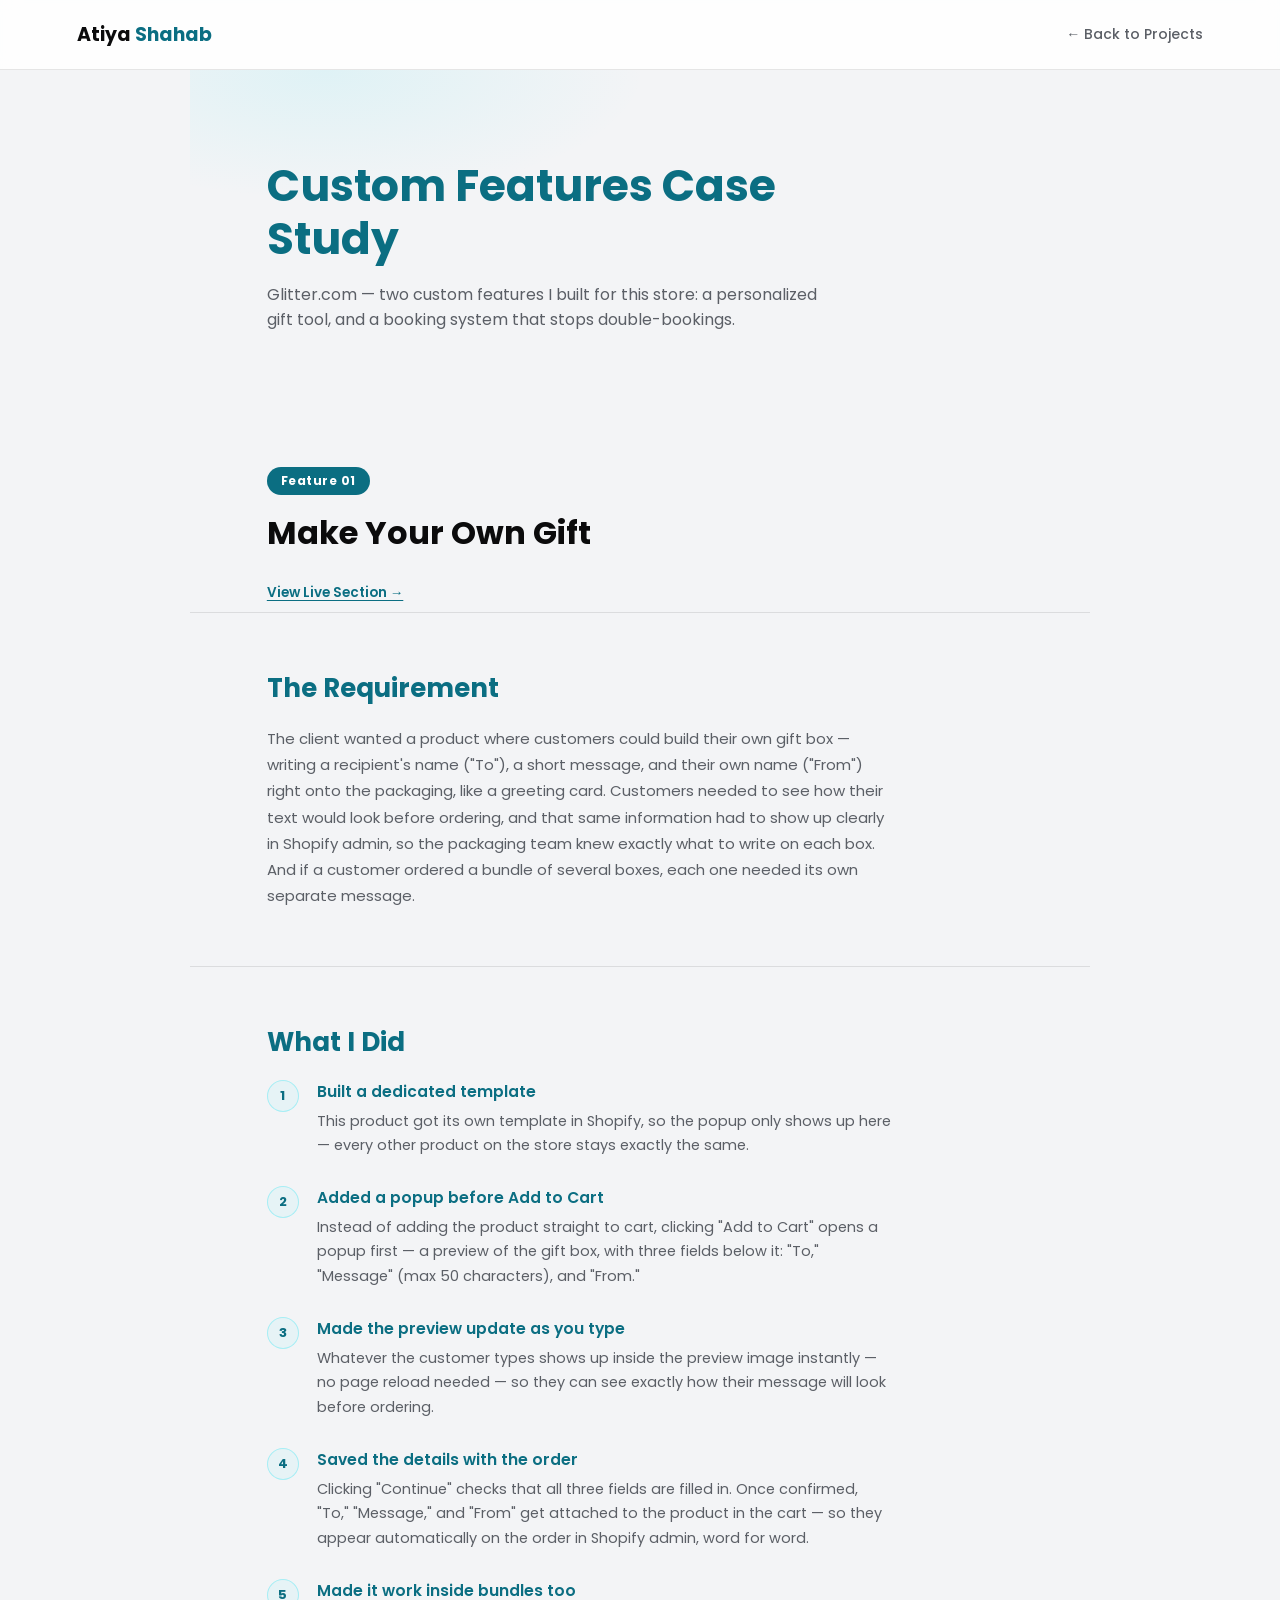
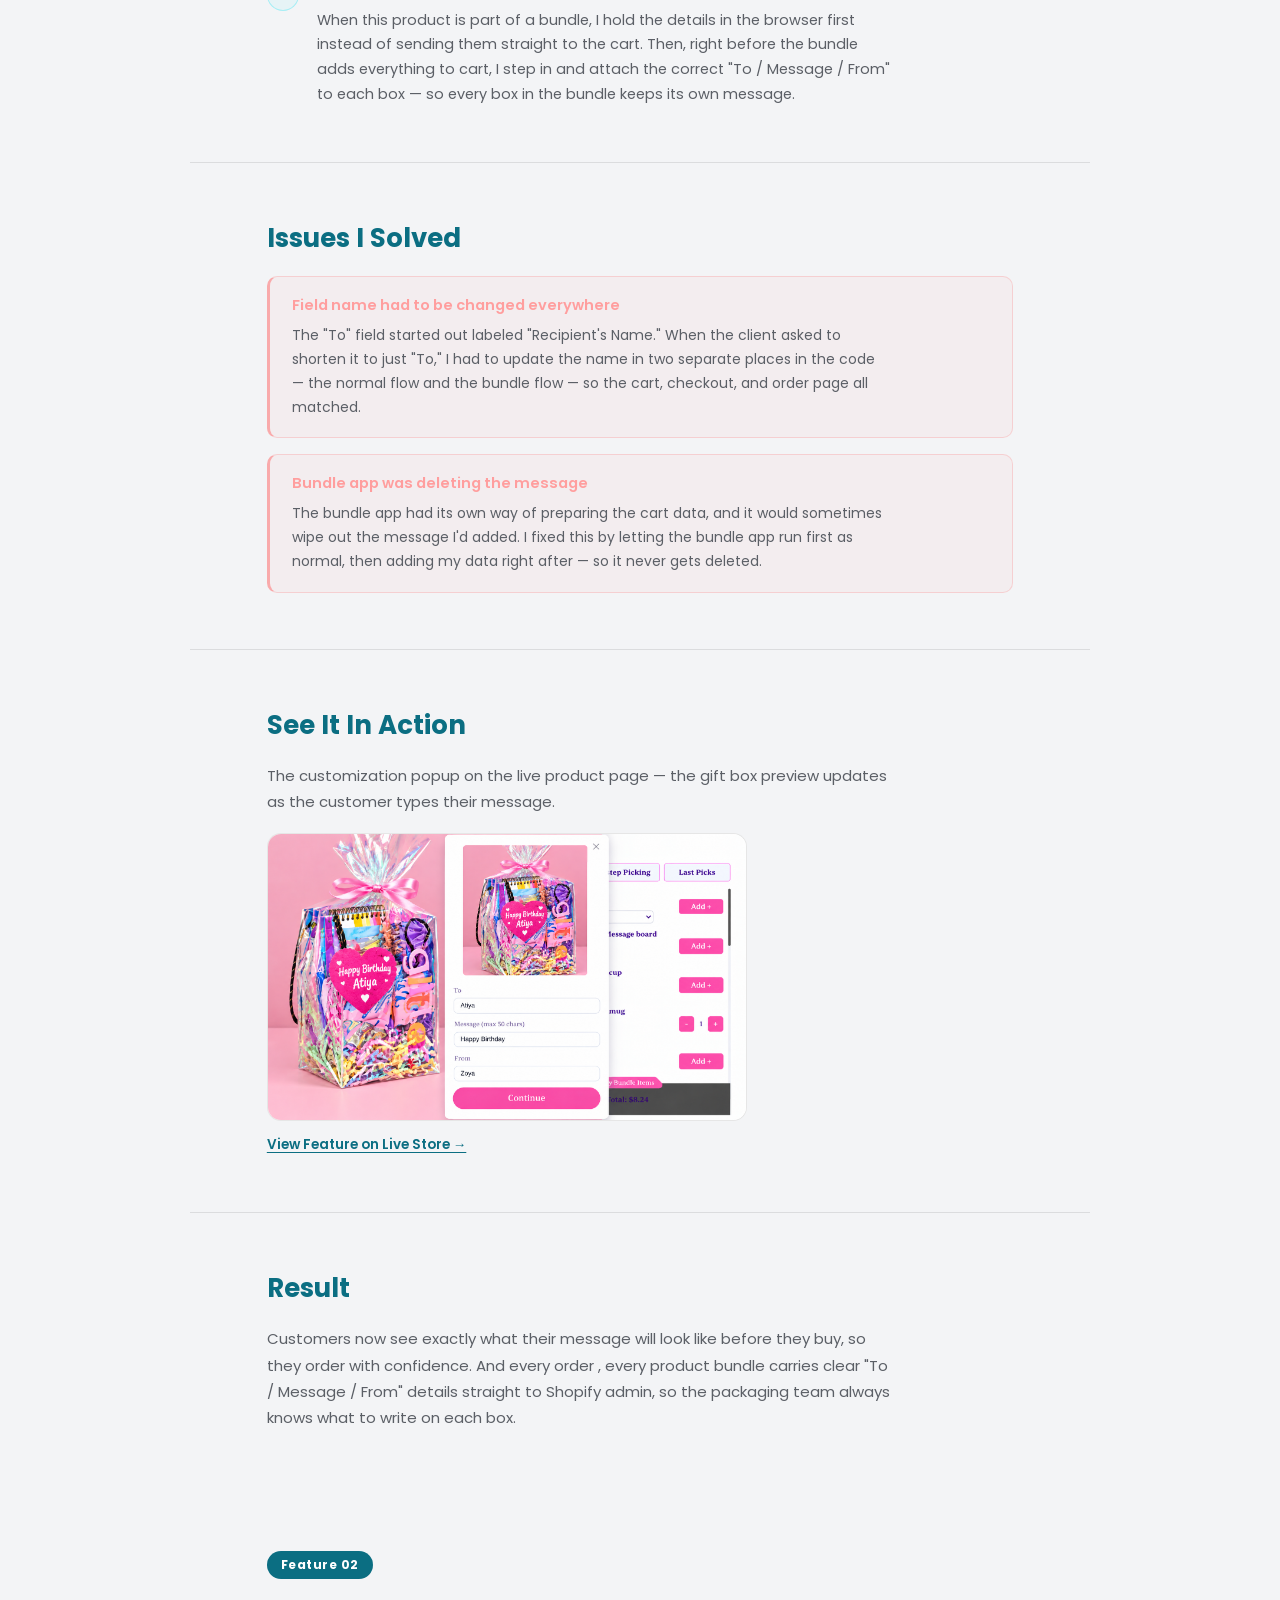
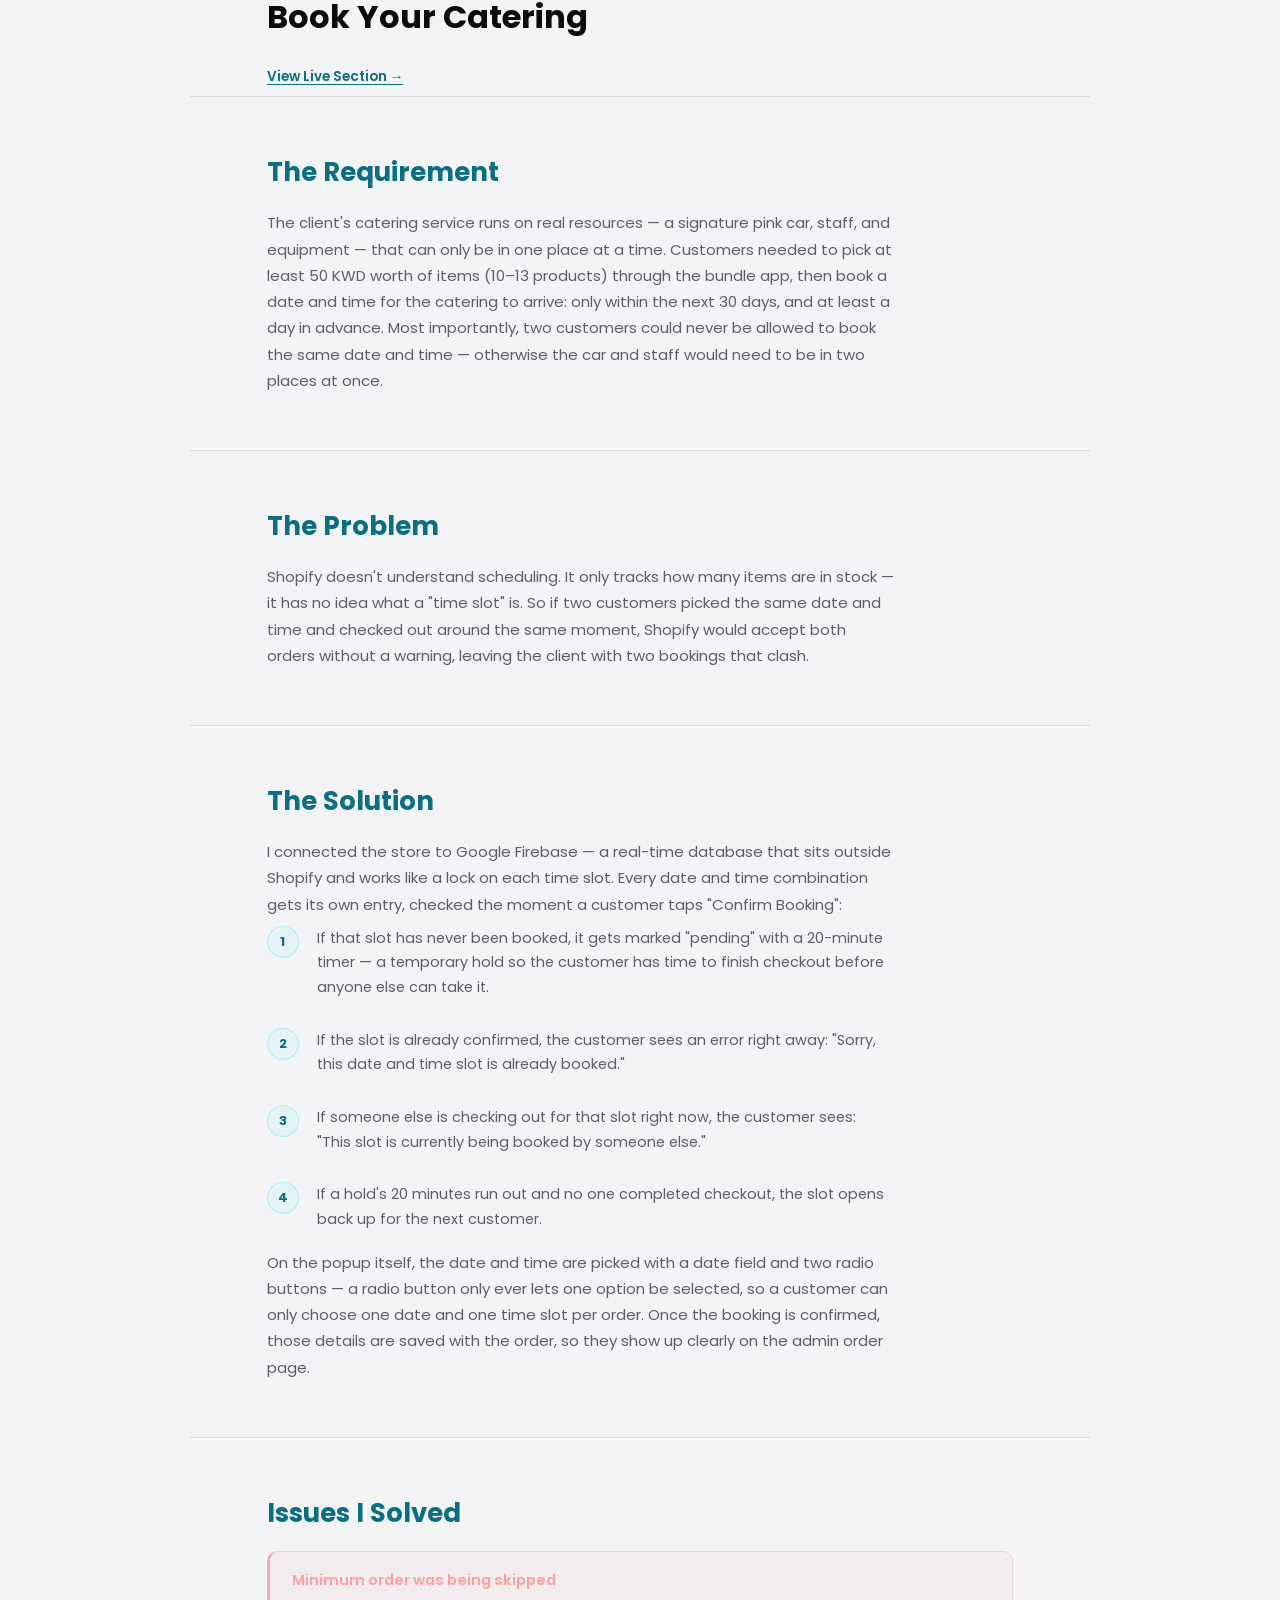
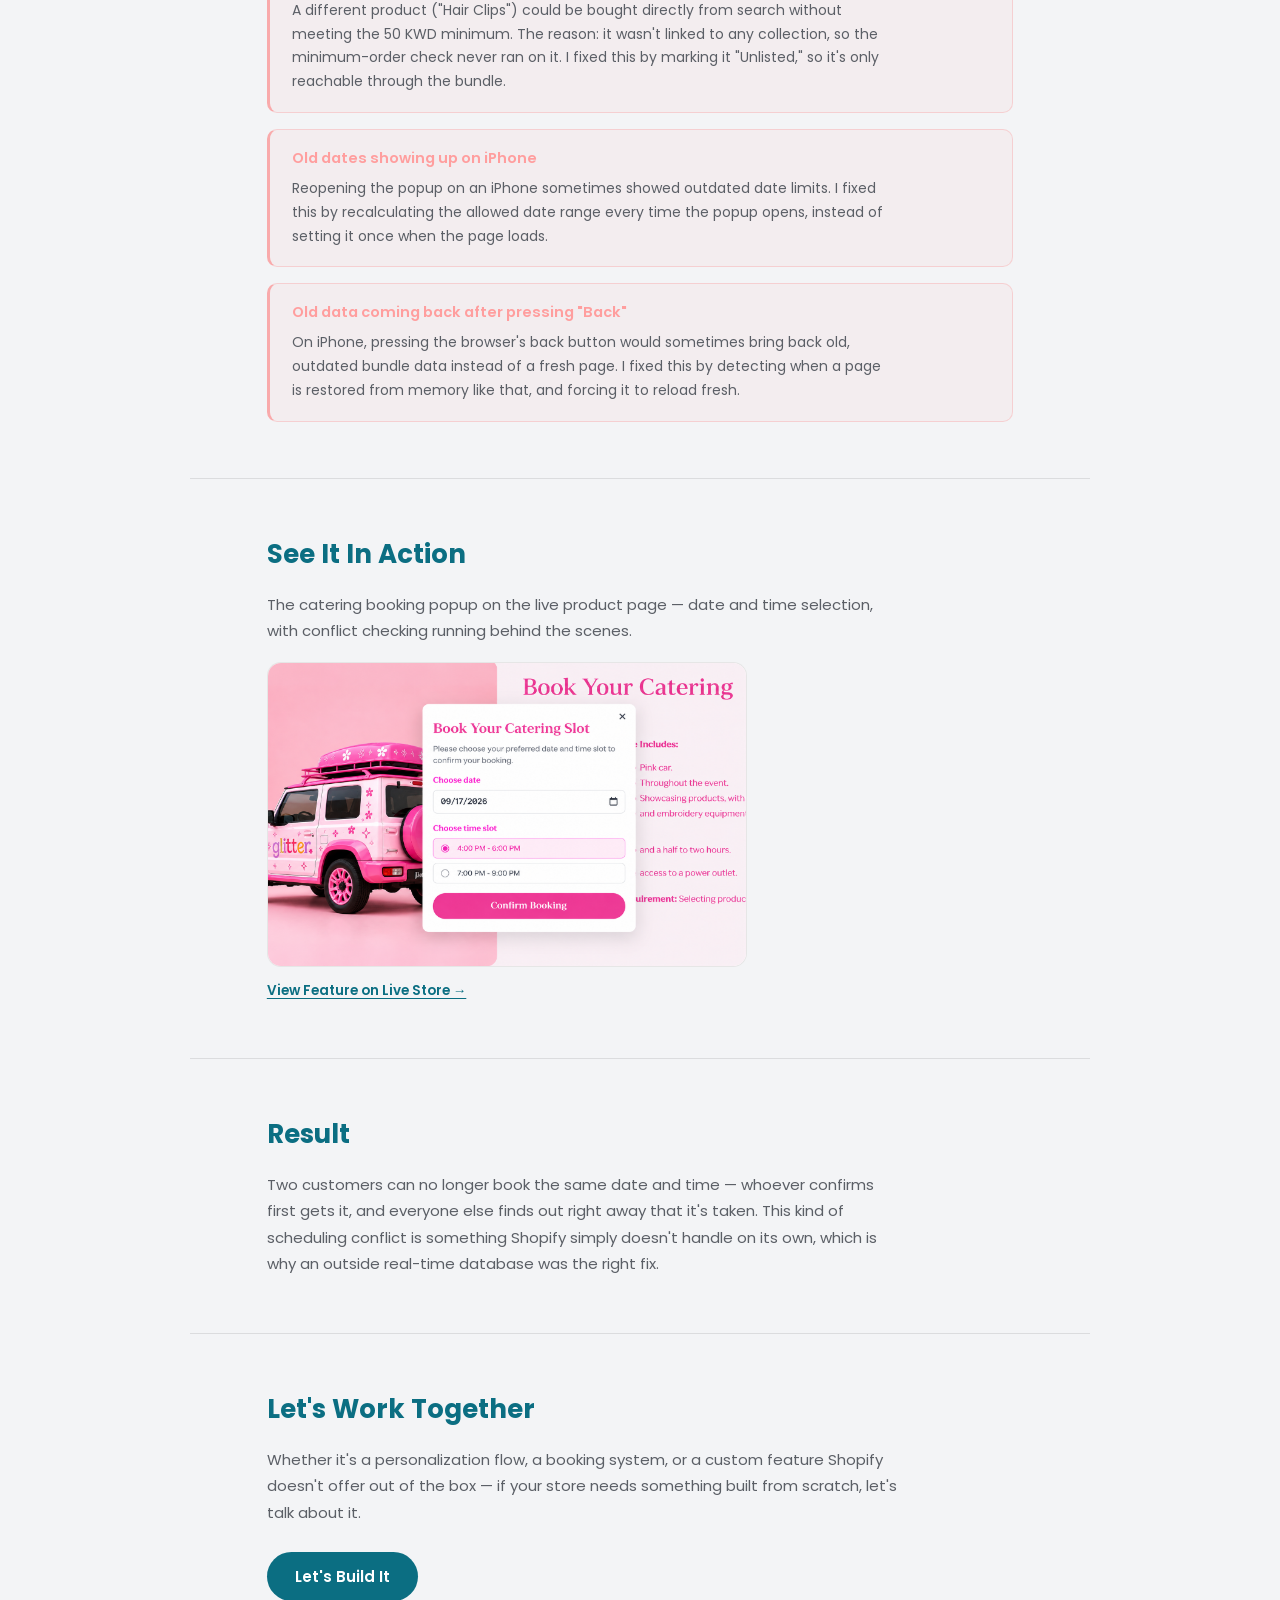
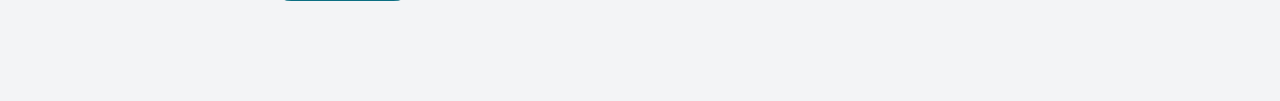
<file: glitter.html>
<!DOCTYPE html>
<html lang="en">
<head>
<meta charset="UTF-8">
<meta name="viewport" content="width=device-width, initial-scale=1.0">
<title>Custom Features Case Study — Atiya Shahab</title>
<script>
  // Applied before CSS loads, so the page never flashes the wrong theme.
  // Light is the default look; dark mode only kicks in if the visitor
  // explicitly chose it before (saved in localStorage).
  (function(){
    var saved = localStorage.getItem('theme');
    if (saved === 'dark') {
      document.documentElement.setAttribute('data-theme', 'dark');
    }
  })();
</script>
<link rel="preconnect" href="https://fonts.googleapis.com">
<link href="https://fonts.googleapis.com/css2?family=Poppins:wght@400;500;600;700&display=swap" rel="stylesheet">
<link rel="stylesheet" href="style.css">
<link rel="stylesheet" href="glitter.css">
</head>
<body>

<!-- ===== TOP BAR ===== -->
<header class="case-topbar">
  <a href="index.html" class="case-logo">Atiya <span class="logo-highlight">Shahab</span></a>
  <a href="index.html#projects" class="case-back">← Back to Projects</a>
</header>

<!-- ===== HERO ===== -->
<section class="case-hero" id="caseHero">
  <h1 class="case-title">Custom Features Case Study</h1>
  <p class="case-subtitle">Glitter.com — two custom features I built for this store: a personalized gift tool, and a booking system that stops double-bookings.</p>
</section>

<!-- ========================================================= -->
<!-- FEATURE 1: MAKE YOUR OWN GIFT                              -->
<!-- ========================================================= -->

<div class="feature-divider">
  <span class="feature-tag">Feature 01</span>
  <h2 class="feature-name">Make Your Own Gift</h2>
  <a href="https://glitterkw.com/products/create-your-own-gift" class="feature-view-link" target="_blank" rel="noopener">View Live Section →</a>
</div>

<section class="case-section" id="giftRequirement">
  <h3 class="case-heading">The Requirement</h3>
  <p class="case-text">
    The client wanted a product where customers could build their own gift box — writing a recipient's name ("To"), a short message, and their own name ("From") right onto the packaging, like a greeting card. Customers needed to see how their text would look before ordering, and that same information had to show up clearly in Shopify admin, so the packaging team knew exactly what to write on each box. And if a customer ordered a bundle of several boxes, each one needed its own separate message.
  </p>
</section>

<section class="case-section" id="giftProcess">
  <h3 class="case-heading">What I Did</h3>

  <div class="case-steps">
    <div class="case-step">
      <span class="step-num">1</span>
      <div class="step-body">
        <h4 class="step-title">Built a dedicated template</h4>
        <p class="step-text">This product got its own template in Shopify, so the popup only shows up here — every other product on the store stays exactly the same.</p>
      </div>
    </div>

    <div class="case-step">
      <span class="step-num">2</span>
      <div class="step-body">
        <h4 class="step-title">Added a popup before Add to Cart</h4>
        <p class="step-text">Instead of adding the product straight to cart, clicking "Add to Cart" opens a popup first — a preview of the gift box, with three fields below it: "To," "Message" (max 50 characters), and "From."</p>
      </div>
    </div>

    <div class="case-step">
      <span class="step-num">3</span>
      <div class="step-body">
        <h4 class="step-title">Made the preview update as you type</h4>
        <p class="step-text">Whatever the customer types shows up inside the preview image instantly — no page reload needed — so they can see exactly how their message will look before ordering.</p>
      </div>
    </div>

    <div class="case-step">
      <span class="step-num">4</span>
      <div class="step-body">
        <h4 class="step-title">Saved the details with the order</h4>
        <p class="step-text">Clicking "Continue" checks that all three fields are filled in. Once confirmed, "To," "Message," and "From" get attached to the product in the cart — so they appear automatically on the order in Shopify admin, word for word.</p>
      </div>
    </div>

    <div class="case-step">
      <span class="step-num">5</span>
      <div class="step-body">
        <h4 class="step-title">Made it work inside bundles too</h4>
        <p class="step-text">When this product is part of a bundle, I hold the details in the browser first instead of sending them straight to the cart. Then, right before the bundle adds everything to cart, I step in and attach the correct "To / Message / From" to each box — so every box in the bundle keeps its own message.</p>
      </div>
    </div>
  </div>
</section>

<section class="case-section" id="giftIssues">
  <h3 class="case-heading">Issues I Solved</h3>

  <div class="issue-list">
    <div class="issue-card">
      <p class="issue-title">Field name had to be changed everywhere</p>
      <p class="issue-text">The "To" field started out labeled "Recipient's Name." When the client asked to shorten it to just "To," I had to update the name in two separate places in the code — the normal flow and the bundle flow — so the cart, checkout, and order page all matched.</p>
    </div>
    <div class="issue-card">
      <p class="issue-title">Bundle app was deleting the message</p>
      <p class="issue-text">The bundle app had its own way of preparing the cart data, and it would sometimes wipe out the message I'd added. I fixed this by letting the bundle app run first as normal, then adding my data right after — so it never gets deleted.</p>
    </div>
  </div>
</section>

<section class="case-section" id="giftProof">
  <h3 class="case-heading">See It In Action</h3>
  <p class="case-text">
    The customization popup on the live product page — the gift box preview updates as the customer types their message.
  </p>
  <div class="feature-shot-wrap">
    <img src="assets/glitter-gift.png" alt="Make Your Own Gift customization popup with live preview" class="feature-shot">
  </div>
  <a href="https://glitterkw.com/products/create-your-own-gift" class="feature-view-link" target="_blank" rel="noopener">View Feature on Live Store →</a>
</section>

<section class="case-section" id="giftResult">
  <h3 class="case-heading">Result</h3>
  <p class="case-text">
    Customers now see exactly what their message will look like before they buy, so they order with confidence. And every order , every product bundle  carries clear "To / Message / From" details straight to Shopify admin, so the packaging team always knows what to write on each box.
  </p>
</section>

<!-- ========================================================= -->
<!-- FEATURE 2: BOOK YOUR CATERING                              -->
<!-- ========================================================= -->

<div class="feature-divider">
  <span class="feature-tag">Feature 02</span>
  <h2 class="feature-name">Book Your Catering</h2>
  <a href="https://glitterkw.com/products/book-your-catering" class="feature-view-link" target="_blank" rel="noopener">View Live Section →</a>
</div>

<section class="case-section" id="cateringRequirement">
  <h3 class="case-heading">The Requirement</h3>
  <p class="case-text">
    The client's catering service runs on real resources — a signature pink car, staff, and equipment — that can only be in one place at a time. Customers needed to pick at least 50 KWD worth of items (10–13 products) through the bundle app, then book a date and time for the catering to arrive: only within the next 30 days, and at least a day in advance. Most importantly, two customers could never be allowed to book the same date and time — otherwise the car and staff would need to be in two places at once.
  </p>
</section>

<section class="case-section" id="cateringProblem">
  <h3 class="case-heading">The Problem</h3>
  <p class="case-text">
    Shopify doesn't understand scheduling. It only tracks how many items are in stock — it has no idea what a "time slot" is. So if two customers picked the same date and time and checked out around the same moment, Shopify would accept both orders without a warning, leaving the client with two bookings that clash.
  </p>
</section>

<section class="case-section" id="cateringSolution">
  <h3 class="case-heading">The Solution</h3>
  <p class="case-text">
    I connected the store to Google Firebase — a real-time database that sits outside Shopify and works like a lock on each time slot. Every date and time combination gets its own entry, checked the moment a customer taps "Confirm Booking":
  </p>

  <div class="case-steps">
    <div class="case-step">
      <span class="step-num">1</span>
      <div class="step-body">
        <p class="step-text">If that slot has never been booked, it gets marked "pending" with a 20-minute timer — a temporary hold so the customer has time to finish checkout before anyone else can take it.</p>
      </div>
    </div>
    <div class="case-step">
      <span class="step-num">2</span>
      <div class="step-body">
        <p class="step-text">If the slot is already confirmed, the customer sees an error right away: "Sorry, this date and time slot is already booked."</p>
      </div>
    </div>
    <div class="case-step">
      <span class="step-num">3</span>
      <div class="step-body">
        <p class="step-text">If someone else is checking out for that slot right now, the customer sees: "This slot is currently being booked by someone else."</p>
      </div>
    </div>
    <div class="case-step">
      <span class="step-num">4</span>
      <div class="step-body">
        <p class="step-text">If a hold's 20 minutes run out and no one completed checkout, the slot opens back up for the next customer.</p>
      </div>
    </div>
  </div>

  <p class="case-text" style="margin-top:18px;">
    On the popup itself, the date and time are picked with a date field and two radio buttons — a radio button only ever lets one option be selected, so a customer can only choose one date and one time slot per order. Once the booking is confirmed, those details are saved with the order, so they show up clearly on the admin order page.
  </p>
</section>

<section class="case-section" id="cateringIssues">
  <h3 class="case-heading">Issues I Solved</h3>

  <div class="issue-list">
    <div class="issue-card">
      <p class="issue-title">Minimum order was being skipped</p>
      <p class="issue-text">A different product ("Hair Clips") could be bought directly from search without meeting the 50 KWD minimum. The reason: it wasn't linked to any collection, so the minimum-order check never ran on it. I fixed this by marking it "Unlisted," so it's only reachable through the bundle.</p>
    </div>
    <div class="issue-card">
      <p class="issue-title">Old dates showing up on iPhone</p>
      <p class="issue-text">Reopening the popup on an iPhone sometimes showed outdated date limits. I fixed this by recalculating the allowed date range every time the popup opens, instead of setting it once when the page loads.</p>
    </div>
    <div class="issue-card">
      <p class="issue-title">Old data coming back after pressing "Back"</p>
      <p class="issue-text">On iPhone, pressing the browser's back button would sometimes bring back old, outdated bundle data instead of a fresh page. I fixed this by detecting when a page is restored from memory like that, and forcing it to reload fresh.</p>
    </div>
  </div>
</section>

<section class="case-section" id="cateringProof">
  <h3 class="case-heading">See It In Action</h3>
  <p class="case-text">
    The catering booking popup on the live product page — date and time selection, with conflict checking running behind the scenes.
  </p>
  <div class="feature-shot-wrap">
    <img src="assets/glitter-catering.png" alt="Book Your Catering slot booking popup" class="feature-shot">
  </div>
  <a href="https://glitterkw.com/products/book-your-catering" class="feature-view-link" target="_blank" rel="noopener">View Feature on Live Store →</a>
</section>

<section class="case-section" id="cateringResult">
  <h3 class="case-heading">Result</h3>
  <p class="case-text">
    Two customers can no longer book the same date and time — whoever confirms first gets it, and everyone else finds out right away that it's taken. This kind of scheduling conflict is something Shopify simply doesn't handle on its own, which is why an outside real-time database was the right fix.
  </p>
</section>

<!-- ===== CTA ===== -->
<section class="case-cta" id="sectionCta">
  <h2 class="case-heading">Let's Work Together</h2>
  <p class="case-text">
    Whether it's a personalization flow, a booking system, or a custom feature Shopify doesn't offer out of the box — if your store needs something built from scratch, let's talk about it.
  </p>
  <a href="https://wa.me/923081964231" class="case-btn-solid" target="_blank" rel="noopener">Let's Build It</a>
</section>

<script src="glitter.js"></script>
</body>
</html>
</file>
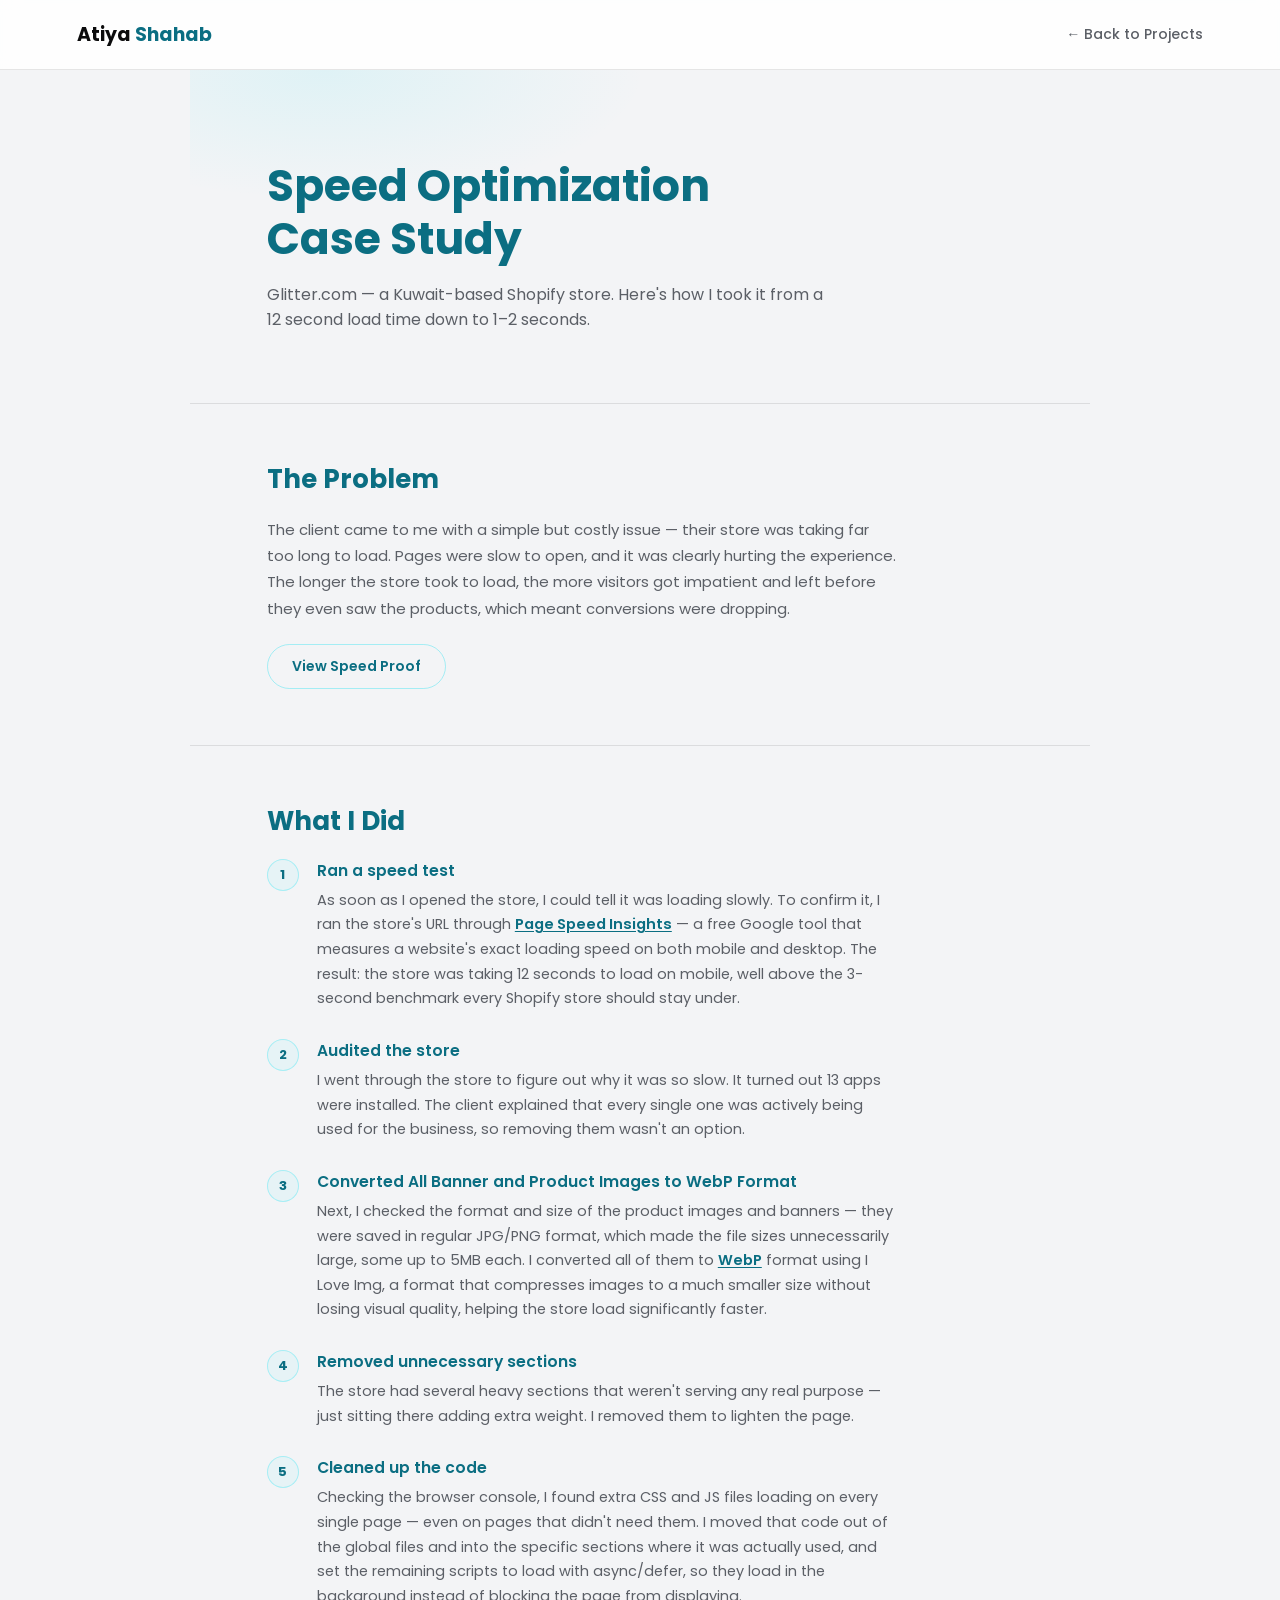
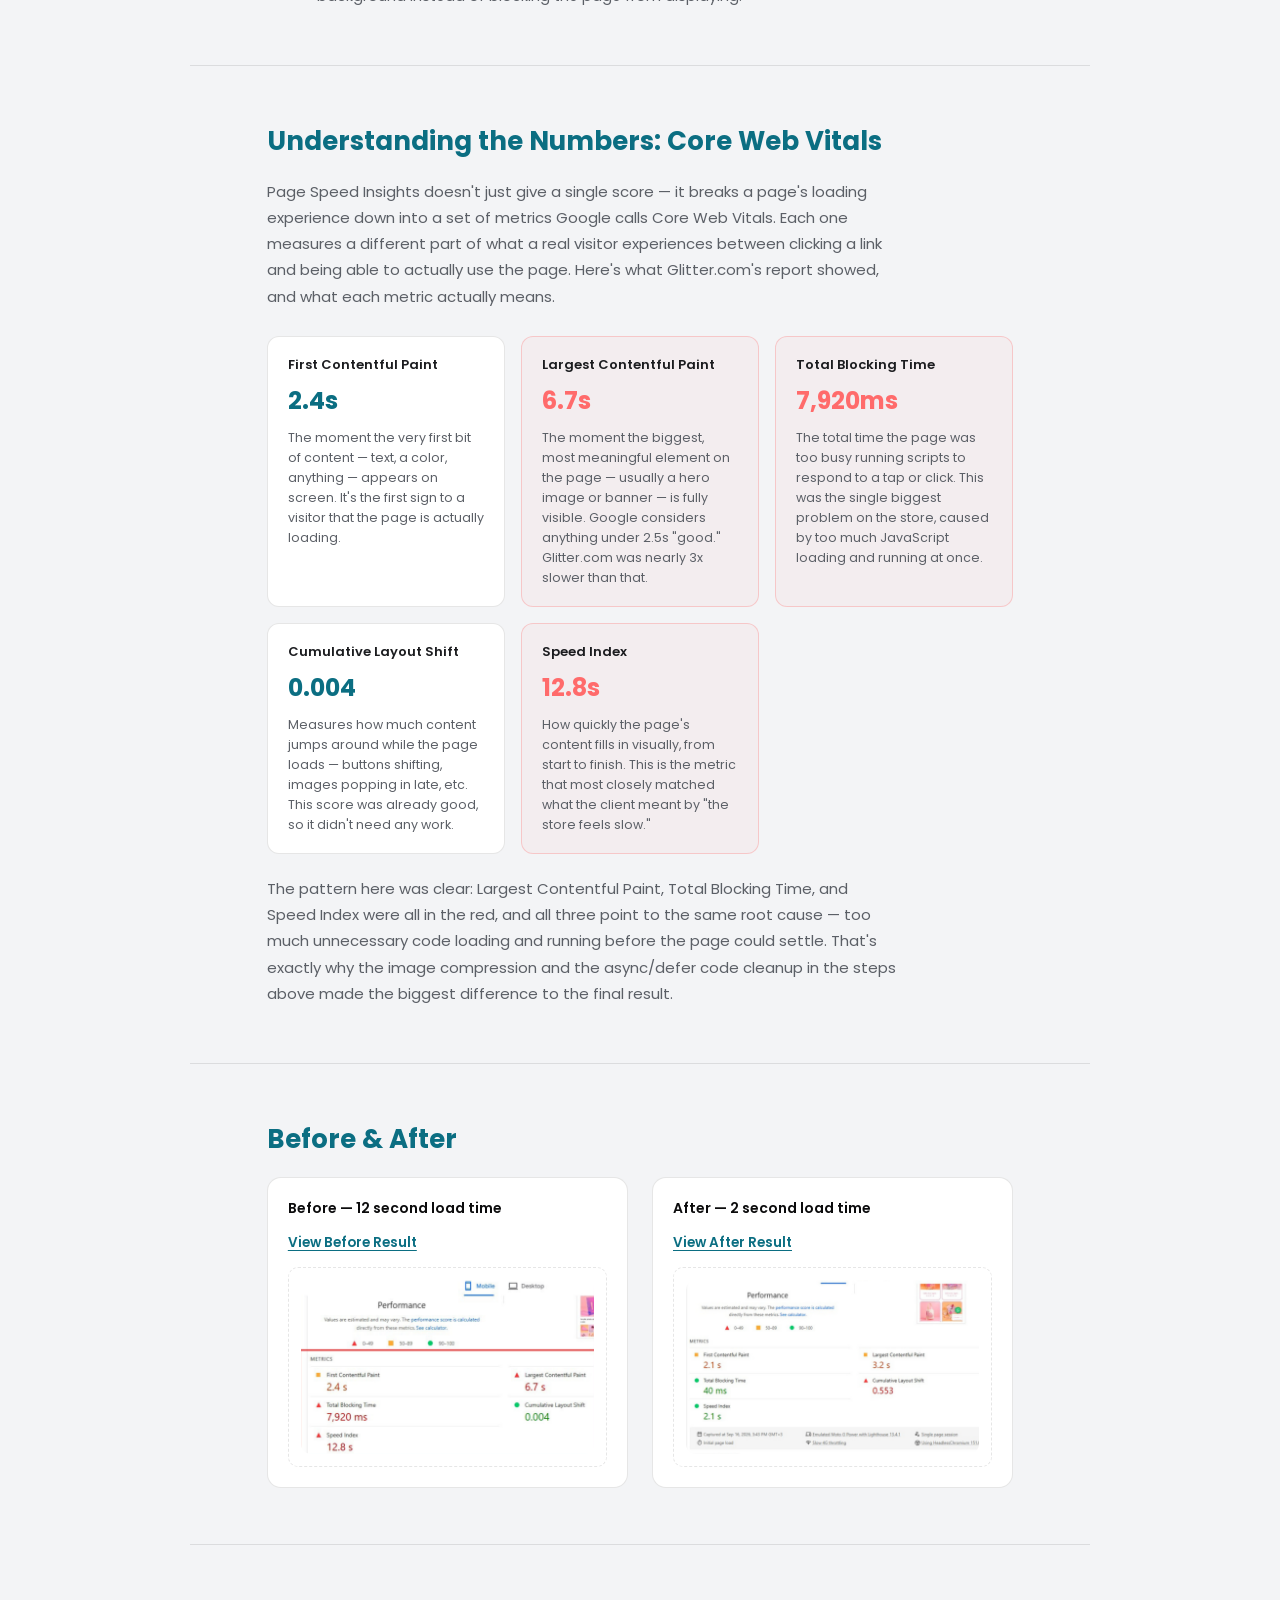
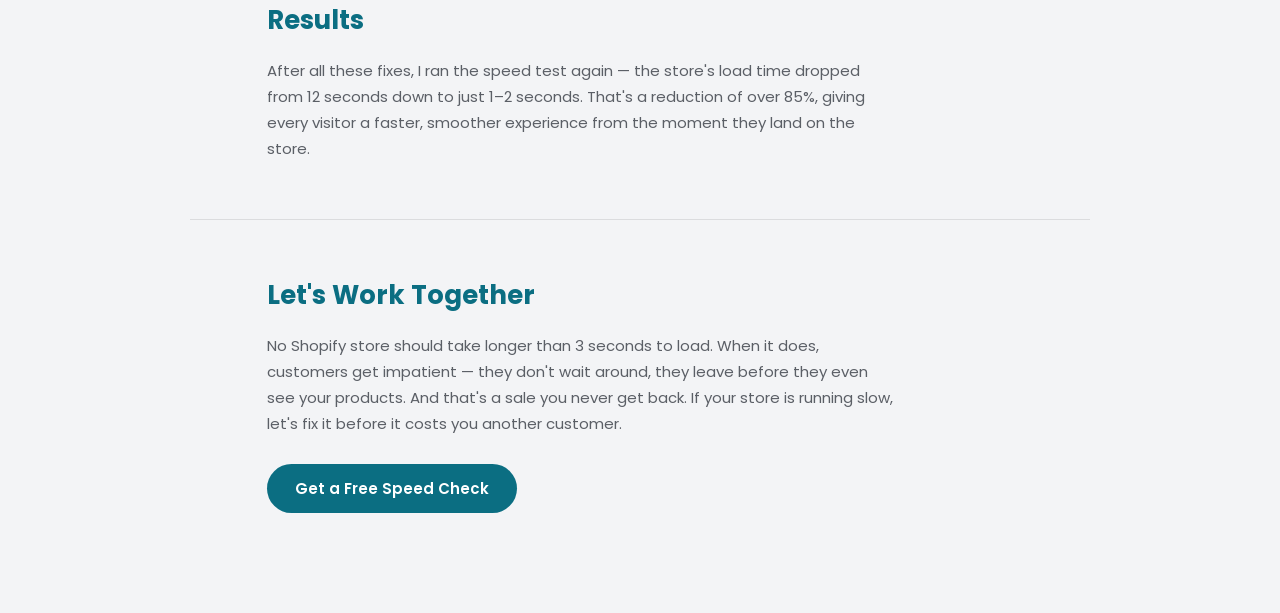
<file: speed.html>
<!DOCTYPE html>
<html lang="en">
<head>
<meta charset="UTF-8">
<meta name="viewport" content="width=device-width, initial-scale=1.0">
<title>Speed Optimization Case Study — Atiya Shahab</title>
<script>
  // Applied before CSS loads, so the page never flashes the wrong theme.
  // Light is the default look; dark mode only kicks in if the visitor
  // explicitly chose it before (saved in localStorage).
  (function(){
    var saved = localStorage.getItem('theme');
    if (saved === 'dark') {
      document.documentElement.setAttribute('data-theme', 'dark');
    }
  })();
</script>
<link rel="preconnect" href="https://fonts.googleapis.com">
<link href="https://fonts.googleapis.com/css2?family=Poppins:wght@400;500;600;700&display=swap" rel="stylesheet">
<link rel="stylesheet" href="style.css">
<link rel="stylesheet" href="speed.css">
</head>
<body>

<!-- ===== TOP BAR ===== -->
<header class="case-topbar">
  <a href="index.html" class="case-logo">Atiya <span class="logo-highlight">Shahab</span></a>
  <a href="index.html#projects" class="case-back">← Back to Projects</a>
</header>

<!-- ===== HERO ===== -->
<section class="case-hero" id="caseHero">
  <h1 class="case-title">Speed Optimization Case Study</h1>
  <p class="case-subtitle">Glitter.com — a Kuwait-based Shopify store. Here's how I took it from a 12 second load time down to 1–2 seconds.</p>
</section>

<!-- ===== THE PROBLEM ===== -->
<section class="case-section" id="sectionProblem">
  <h2 class="case-heading">The Problem</h2>
  <p class="case-text">
    The client came to me with a simple but costly issue — their store was taking far too long to load. Pages were slow to open, and it was clearly hurting the experience. The longer the store took to load, the more visitors got impatient and left before they even saw the products, which meant conversions were dropping.
  </p>
  <a href="assets/speed-proof.jpeg" class="case-btn-outline" target="_blank" rel="noopener">View Speed Proof</a>
</section>

<!-- ===== WHAT I DID ===== -->
<section class="case-section" id="sectionProcess">
  <h2 class="case-heading">What I Did</h2>

  <div class="case-steps">
    <div class="case-step">
      <span class="step-num">1</span>
      <div class="step-body">
        <h3 class="step-title">Ran a speed test</h3>
        <p class="step-text">
          As soon as I opened the store, I could tell it was loading slowly. To confirm it, I ran the store's URL through
          <a href="assets/speed-proof.jpeg" class="case-inline-link" target="_blank" rel="noopener">Page Speed Insights</a>
          — a free Google tool that measures a website's exact loading speed on both mobile and desktop. The result: the store was taking 12 seconds to load on mobile, well above the 3-second benchmark every Shopify store should stay under.
        </p>
      </div>
    </div>

    <div class="case-step">
      <span class="step-num">2</span>
      <div class="step-body">
        <h3 class="step-title">Audited the store</h3>
        <p class="step-text">
          I went through the store to figure out why it was so slow. It turned out 13 apps were installed. The client explained that every single one was actively being used for the business, so removing them wasn't an option.
        </p>
      </div>
    </div>

    <div class="case-step">
      <span class="step-num">3</span>
      <div class="step-body">
        <h3 class="step-title">Converted All Banner and Product Images to WebP Format</h3>
        <p class="step-text">
          Next, I checked the format and size of the product images and banners — they were saved in regular JPG/PNG format, which made the file sizes unnecessarily large, some up to 5MB each. I converted all of them to
          <a href="https://www.iloveimg.com/compress-image" class="case-inline-link" target="_blank" rel="noopener">WebP</a>
          format using I Love Img, a format that compresses images to a much smaller size without losing visual quality, helping the store load significantly faster.
        </p>
      </div>
    </div>

    <div class="case-step">
      <span class="step-num">4</span>
      <div class="step-body">
        <h3 class="step-title">Removed unnecessary sections</h3>
        <p class="step-text">
          The store had several heavy sections that weren't serving any real purpose — just sitting there adding extra weight. I removed them to lighten the page.
        </p>
      </div>
    </div>

    <div class="case-step">
      <span class="step-num">5</span>
      <div class="step-body">
        <h3 class="step-title">Cleaned up the code</h3>
        <p class="step-text">
          Checking the browser console, I found extra CSS and JS files loading on every single page — even on pages that didn't need them. I moved that code out of the global files and into the specific sections where it was actually used, and set the remaining scripts to load with async/defer, so they load in the background instead of blocking the page from displaying.
        </p>
      </div>
    </div>
  </div>
</section>

<!-- ===== CORE WEB VITALS ===== -->
<section class="case-section" id="sectionVitals">
  <h2 class="case-heading">Understanding the Numbers: Core Web Vitals</h2>
  <p class="case-text">
    Page Speed Insights doesn't just give a single score — it breaks a page's loading experience down into a set of metrics Google calls Core Web Vitals. Each one measures a different part of what a real visitor experiences between clicking a link and being able to actually use the page. Here's what Glitter.com's report showed, and what each metric actually means.
  </p>

  <div class="vitals-grid">
    <div class="vitals-card">
      <p class="vitals-name">First Contentful Paint</p>
      <p class="vitals-value">2.4s</p>
      <p class="vitals-desc">The moment the very first bit of content — text, a color, anything — appears on screen. It's the first sign to a visitor that the page is actually loading.</p>
    </div>

    <div class="vitals-card vitals-bad">
      <p class="vitals-name">Largest Contentful Paint</p>
      <p class="vitals-value">6.7s</p>
      <p class="vitals-desc">The moment the biggest, most meaningful element on the page — usually a hero image or banner — is fully visible. Google considers anything under 2.5s "good." Glitter.com was nearly 3x slower than that.</p>
    </div>

    <div class="vitals-card vitals-bad">
      <p class="vitals-name">Total Blocking Time</p>
      <p class="vitals-value">7,920ms</p>
      <p class="vitals-desc">The total time the page was too busy running scripts to respond to a tap or click. This was the single biggest problem on the store, caused by too much JavaScript loading and running at once.</p>
    </div>

    <div class="vitals-card">
      <p class="vitals-name">Cumulative Layout Shift</p>
      <p class="vitals-value">0.004</p>
      <p class="vitals-desc">Measures how much content jumps around while the page loads — buttons shifting, images popping in late, etc. This score was already good, so it didn't need any work.</p>
    </div>

    <div class="vitals-card vitals-bad">
      <p class="vitals-name">Speed Index</p>
      <p class="vitals-value">12.8s</p>
      <p class="vitals-desc">How quickly the page's content fills in visually, from start to finish. This is the metric that most closely matched what the client meant by "the store feels slow."</p>
    </div>
  </div>

  <p class="case-text" style="margin-top:22px;">
    The pattern here was clear: Largest Contentful Paint, Total Blocking Time, and Speed Index were all in the red, and all three point to the same root cause — too much unnecessary code loading and running before the page could settle. That's exactly why the image compression and the async/defer code cleanup in the steps above made the biggest difference to the final result.
  </p>
</section>

<!-- ===== BEFORE & AFTER ===== -->
<section class="case-section" id="sectionBeforeAfter">
  <h2 class="case-heading">Before &amp; After</h2>

  <div class="ba-grid">
    <div class="ba-card">
      <p class="ba-label">Before — 12 second load time</p>
      <a href="assets/before.jpeg" class="ba-view-link" target="_blank" rel="noopener">View Before Result</a>
      <div class="ba-shot-placeholder">
        <img src="assets/before.png" alt="Glitter.com PageSpeed Insights report before optimization" class="ba-shot">
      </div>
    </div>


      <div class="ba-card">
      <p class="ba-label">After — 2 second load time</p>
      <a href="assets/after.png" class="ba-view-link" target="_blank" rel="noopener">View After Result</a>
      <div class="ba-shot-placeholder">
        <img src="assets/after.png" alt="Glitter.com PageSpeed Insights report before optimization" class="ba-shot">
      </div>
  </div>
</section>

<!-- ===== RESULTS ===== -->
<section class="case-section" id="sectionResults">
  <h2 class="case-heading">Results</h2>
  <p class="case-text">
    After all these fixes, I ran the speed test again — the store's load time dropped from 12 seconds down to just 1–2 seconds. That's a reduction of over 85%, giving every visitor a faster, smoother experience from the moment they land on the store.
  </p>
</section>

<!-- ===== CTA ===== -->
<section class="case-cta" id="sectionCta">
  <h2 class="case-heading">Let's Work Together</h2>
  <p class="case-text">
    No Shopify store should take longer than 3 seconds to load. When it does, customers get impatient — they don't wait around, they leave before they even see your products. And that's a sale you never get back. If your store is running slow, let's fix it before it costs you another customer.
  </p>
  <a href="https://wa.me/923081964231" class="case-btn-solid" target="_blank" rel="noopener">Get a Free Speed Check</a>
</section>

<script src="speed.js"></script>
</body>
</html>
</file>
<file: style.css>
:root{
  color-scheme:light;
  --ink:#FFFFFF;
  --canvas:#F3F4F6;
  --cyan:#0B6E82;
  --cyan-light:#0B6E82;
  --cyan-text:var(--cyan);
  --cyan-text-light:var(--cyan-light);
  --text-muted:#5B5F66;
  --text-body:#1B1C1F;

  --font: 'Poppins', sans-serif;

  --nav-h: 0px;

  --hero-bg:#FFFFFF;
  --panel-dark:#FFFFFF;
  --pure-black:#F3F4F6;
  --heading-color:#0B0B0C;
  --nav-bg:rgba(255,255,255,.85);
  --nav-bg-scrolled:rgba(255,255,255,.96);
  --input-bg:#FFFFFF;
  --input-text:#0B0B0C;
  --hairline:rgba(11,11,12,.1);
  --grid-line:rgba(11,11,12,.06);
}

/* ---------- DARK MODE ---------- */
:root[data-theme="dark"]{
  color-scheme:dark;
  --canvas:#111113;
  --text-muted:#C9C9CE;
  --text-body:#E7E7EA;

  --hero-bg:#0B0B0C;
  --panel-dark:#0E0E10;
  --pure-black:#000;
  --heading-color:#fff;
  --nav-bg:rgba(11,11,12,.9);
  --nav-bg-scrolled:rgba(11,11,12,.97);
  --input-bg:#0E0E10;
  --input-text:#fff;
  --hairline:rgba(255,255,255,.09);
  --grid-line:rgba(255,255,255,.05);

  --cyan:#2FE1F0;
  --ink:#0B0B0C;
  --cyan-text:#2FE1F0;
  --cyan-text-light:#8FEAF2;
}

*{ box-sizing:border-box; margin:0; padding:0; }

html{ scroll-behavior:smooth; }

body{
  font-family:var(--font);
  background:var(--canvas);
  color:var(--text-body);
  transition:background .3s ease, color .3s ease;
}

/* ---------- NAVBAR (mobile-first: hamburger + right-side drawer) ---------- */
.navbar{
  position:sticky;
  top:0;
  z-index:50;
  background:var(--nav-bg);
  backdrop-filter:blur(10px);
  border-bottom:1px solid var(--hairline);
  transition:box-shadow .3s ease, background .3s ease, border-color .3s ease;
}
.navbar.scrolled{
  background:var(--nav-bg-scrolled);
  box-shadow:0 12px 30px rgba(0,0,0,.2);
}
.nav-inner{
  max-width:1240px;
  margin:0 auto;
  display:flex;
  align-items:center;
  justify-content:space-between;
  padding:16px 6vw;
  position:relative;
}
.nav-logo{
  font-size:20px;
  font-weight:700;
  color:var(--heading-color);
  text-decoration:none;
  white-space:nowrap;
  transition:opacity .2s ease, transform .2s ease;
  z-index:60;
}
.nav-logo:hover{
  transform:translateY(-1px);
}
.nav-logo .logo-highlight{
  color:var(--cyan-text);
}

.navbar::after{
  content:'';
  position:absolute;
  left:0; right:0; bottom:0;
  height:1px;
  background:var(--hairline);
  z-index:61;
  transition:background .2s ease;
}

.navbar.drawer-open .nav-logo{
  opacity:0;
  pointer-events:none;
}
.navbar.drawer-open::after{
  background:rgba(47,225,240,.4);
}

.nav-toggle{
  display:flex;
  flex-direction:column;
  justify-content:center;
  gap:5px;
  width:30px; height:30px;
  background:none;
  border:none;
  cursor:pointer;
  padding:0;
  z-index:60;
}
.nav-toggle span{
  display:block;
  width:100%;
  height:2px;
  background:var(--heading-color);
  border-radius:2px;
  transition:transform .25s ease, opacity .2s ease, background .2s ease;
}
.nav-toggle.open span{
  background:var(--cyan);
}
.nav-toggle.open span:nth-child(1){ transform:translateY(7px) rotate(45deg); }
.nav-toggle.open span:nth-child(2){ opacity:0; }
.nav-toggle.open span:nth-child(3){ transform:translateY(-7px) rotate(-45deg); }

.nav-overlay{
  position:fixed;
  inset:0;
  background:rgba(0,0,0,.5);
  opacity:0;
  pointer-events:none;
  transition:opacity .3s ease;
  z-index:40;
}
.nav-overlay.open{
  opacity:1;
  pointer-events:auto;
}

.nav-menu{
  position:fixed;
  top:0; right:0;
  height:100vh;
  width:min(280px, 78vw);
  background:var(--panel-dark);
  border-left:1px solid var(--hairline);
  display:flex;
  flex-direction:column;
  padding:96px 28px 32px;
  transform:translateX(100%);
  transition:transform .35s cubic-bezier(.2,.8,.2,1);
  z-index:55;
}
.nav-menu.open{
  transform:translateX(0);
}

.drawer-brand{
  display:none;
}

.nav-links{
  display:flex;
  flex-direction:column;
  list-style:none;
  gap:4px;
}
.nav-link{
  display:block;
  color:var(--text-muted);
  text-decoration:none;
  font-size:15px;
  font-weight:500;
  padding:12px 0;
  transition:color .15s ease, padding-left .15s ease;
}
.nav-link:hover{
  color:var(--cyan-text);
  padding-left:4px;
}
.nav-link.active-link{
  color:var(--cyan-text);
}

.nav-toolbar{
  display:flex;
  align-items:center;
  gap:16px;
  z-index:60;
}

.theme-toggle{
  display:inline-block;
  width:auto;
  text-align:left;
  background:none;
  border:none;
  padding:0;
  margin:0;
  color:var(--cyan-text);
  font-family:var(--font);
  font-size:13.5px;
  font-weight:700;
  text-decoration:underline;
  text-underline-offset:3px;
  white-space:nowrap;
  cursor:pointer;
  transition:opacity .2s ease;
}
.theme-toggle:hover{
  opacity:.8;
}

.nav-social-block{
  margin-top:auto;
  margin-bottom:20px;
}
.nav-divider{
  height:1px;
  background:rgba(255,255,255,.1);
  margin-bottom:22px;
}
.social-label{
  display:block;
  font-size:11.5px;
  letter-spacing:.08em;
  text-transform:uppercase;
  color:var(--text-muted);
  margin-bottom:16px;
}

.nav-socials{
  display:flex;
  align-items:center;
  gap:12px;
}

.social-icon{
  display:flex;
  align-items:center;
  justify-content:center;
  width:42px; height:42px;
  border-radius:50%;
  color:var(--ink);
  background:var(--cyan);
  border:1px solid var(--cyan);
  transition:color .25s ease, border-color .25s ease, transform .25s cubic-bezier(.2,.8,.2,1), background .25s ease;
}
.social-icon svg{
  width:20px; height:20px;
}
.social-icon:hover{
  transform:translateY(-3px) scale(1.2);
}

@media (max-width:860px){
  .nav-inner{
    padding:22px 6vw;
  }

  .drawer-brand{
    display:flex;
    align-items:center;
    position:absolute;
    top:0; left:0; right:0;
    height:74px;
    padding:0 28px;
    color:var(--cyan-text);
    font-weight:700;
    font-size:18px;
  }

  .nav-link{
    color:var(--text-body);
  }
  .nav-link:hover{
    color:var(--cyan-text);
    padding-left:4px;
  }

  .nav-social-block{
    margin-bottom:50px;
  }

  .nav-divider{
    background:rgba(47,225,240,.4);
  }

  .social-label{
    font-weight:700;
    color:var(--heading-color);
    font-size:14px;
  }

  .social-icon{
    width:48px;
    height:48px;
  }
  .social-icon svg{
    width:22px;
    height:22px;
  }
}

@media (min-width:861px){
  .nav-toggle,
  .nav-overlay{ display:none; }

  .nav-menu{
    position:static;
    height:auto;
    width:auto;
    background:none;
    border-left:none;
    flex-direction:row;
    align-items:center;
    gap:34px;
    padding:0;
    transform:none;
    transition:none;
  }

  .nav-links{
    flex-direction:row;
    align-items:center;
    gap:30px;
  }

  .nav-link{
    position:relative;
    padding:4px 0;
    transition:color .2s ease;
  }
  .nav-link:hover{ padding-left:0; }
  .nav-link::after{
    content:'';
    position:absolute;
    left:0; bottom:0;
    width:0;
    height:1px;
    background:var(--cyan);
    transition:width .25s cubic-bezier(.2,.8,.2,1);
  }
  .nav-link:hover::after,
  .nav-link.active-link::after{
    width:100%;
  }

  .nav-toolbar{
    order:1;
  }
  .nav-menu{
    order:0;
  }
  .theme-toggle{
    font-size:14px;
  }

  .nav-social-block{
    margin-top:0;
    margin-bottom:0;
    display:flex;
    align-items:center;
    gap:16px;
  }
  .nav-divider{ display:none; }
  .social-label{ display:none; }

  .social-icon{
    width:28px;
    height:28px;
  }
  .social-icon svg{
    width:14px;
    height:14px;
  }
}


/* ---------- HERO ---------- */
.hero{
  position:relative;
  min-height:85vh;
  display:flex;
  align-items:center;
  justify-content:space-between;
  gap:40px;
  padding:0 6vw;
  background:var(--hero-bg);
  overflow:hidden;
  transition:background .3s ease;
}

.hero-content{
  position:relative;
  z-index:2;
  width:auto;
  max-width:460px;
  flex-shrink:0;

  opacity:0;
  transform:translateY(28px);
  transition:opacity .8s cubic-bezier(.2,.8,.2,1), transform .8s cubic-bezier(.2,.8,.2,1);
}
.hero-content.in-view{
  opacity:1;
  transform:translateY(0);
}

.hero::before{
  content:'';
  position:absolute;
  top:50%; left:8%;
  width:420px; height:420px;
  background:radial-gradient(circle, rgba(47,225,240,.12) 0%, rgba(47,225,240,0) 70%);
  transform:translateY(-50%);
  z-index:0;
  pointer-events:none;
}
.hero::after{
  content:'';
  position:absolute;
  top:0; left:0;
  width:100%; height:100%;
  background-image:
    linear-gradient(var(--grid-line) 1px, transparent 1px),
    linear-gradient(90deg, var(--grid-line) 1px, transparent 1px);
  background-size:44px 44px;
  -webkit-mask-image:radial-gradient(ellipse 55% 75% at 25% 50%, black 25%, transparent 70%),
                      radial-gradient(ellipse 45% 65% at 82% 50%, black 20%, transparent 70%);
  mask-image:radial-gradient(ellipse 55% 75% at 25% 50%, black 25%, transparent 70%),
              radial-gradient(ellipse 45% 65% at 82% 50%, black 20%, transparent 70%);
  z-index:0;
  pointer-events:none;
}

.hero-eyebrow{
  color:var(--cyan-text);
  font-size:clamp(22px, 2.6vw, 30px);
  font-weight:700;
  margin-bottom:10px;
}

.hero-heading{
  font-size:clamp(20px, 2vw, 26px);
  font-weight:600;
  color:var(--text-body);
  line-height:1.3;
  margin-bottom:18px;
  max-width:32ch;
}

.hero-tagline{
  font-size:clamp(14px, 1.1vw, 16px);
  color:var(--text-muted);
  line-height:1.65;
  max-width:42ch;
  margin-bottom:28px;
}

.hero-btn{
  display:none;
}

.hero-image-wrap{
  position:relative;
  z-index:1;
  width:auto;
  flex-shrink:0;
  display:flex;
  align-items:center;
  justify-content:center;
}
.hero-image{
  width:380px;
  height:380px;
  aspect-ratio:1/1;
  object-fit:cover;
  object-position:top center;
  border-radius:12px;
  cursor:pointer;
  transition:transform .25s cubic-bezier(.2,.8,.2,1), box-shadow .25s ease;
}
.hero-image:hover{
  transform:scale(1.02);
}
.hero-image:active,
.hero-image.clicked{
  transform:scale(0.96) rotate(-1deg);
  box-shadow:0 0 0 4px rgba(47,225,240,.25);
}

.hero-bg-overlay{ display:none; }

.hero-image-badge{
  display:inline-block;
  position:absolute;
  right:-8px;
  bottom:-8px;
  z-index:3;
  background:var(--cyan);
  color:var(--ink);
  font-weight:600;
  font-size:13px;
  padding:10px 20px;
  border-radius:10px;
  text-decoration:none;
  box-shadow:0 4px 14px rgba(0,0,0,.35);
  transition:transform .15s ease, filter .15s ease;
}
.hero-image-badge:hover,
.hero-image-badge:active{
  transform:translateY(-2px);
  filter:brightness(1.08);
}

@media (max-width:860px){
  .hero{
    height:100dvh;
    height:calc(100dvh - var(--nav-h));
    overflow:hidden;
    padding:28px 24px 24px;
    display:flex;
    flex-direction:column;
    align-items:center;
    justify-content:flex-start;
    gap:40px;
  }

  .hero-image-wrap{
    width:min(340px, 74vw);
    flex:0 0 auto;
    order:1;

    opacity:0;
    transform:translateY(40px);
    transition:opacity .8s cubic-bezier(.2,.8,.2,1), transform .8s cubic-bezier(.2,.8,.2,1);
  }
  .hero-image-wrap.in-view{
    opacity:1;
    transform:translateY(0);
  }

  .hero-image{
    width:100%;
    height:auto;
    aspect-ratio:1/1;
    object-fit:cover;
    object-position:top center;
    border-radius:12px;
  }

  .hero-content{
    position:relative;
    z-index:2;
    width:100%;
    flex:1;
    min-height:0;
    order:2;
    display:flex;
    flex-direction:column;
    justify-content:flex-start;
    padding:0;
    background:none;
    overflow:hidden;
  }

  .hero-heading{ max-width:none; }
  .hero-tagline{
    max-width:none;
    font-size:15px;
  }

  .hero-eyebrow{
    font-size:26px;
  }
}

@media (prefers-reduced-motion: reduce){
  .hero-content,
  .hero-image-wrap{ transition:none; }
}


/* ---------- ABOUT SECTION ---------- */
.about{
  position:relative;
  padding:100px 6vw;
  background:var(--canvas);
  overflow:hidden;
  scroll-margin-top:var(--nav-h);
}

.about-inner{
  max-width:1100px;
  margin:0 auto;
  display:flex;
  align-items:flex-start;
  justify-content:space-between;
  gap:60px;
  flex-wrap:wrap;
}

.about-text,
.about-stats{
  opacity:0;
  transform:translateY(30px);
  transition:opacity .8s cubic-bezier(.2,.8,.2,1), transform .8s cubic-bezier(.2,.8,.2,1);
}
.about-text.in-view,
.about-stats.in-view{
  opacity:1;
  transform:translateY(0);
}
.about-stats{ transition-delay:.15s; }

.about-text{
  flex:1 1 420px;
  max-width:520px;
}
.about-eyebrow{
  color:var(--cyan-text);
  font-size:clamp(20px, 2.2vw, 26px);
  font-weight:700;
  margin-bottom:14px;
}
.about-desc{
  color:var(--text-muted);
  font-size:15px;
  line-height:1.75;
}

.about-stats{
  display:flex;
  flex-wrap:wrap;
  gap:14px;
  flex:0 0 auto;
  align-self:flex-start;
  max-width:400px;
  justify-content:flex-end;
  margin-left:auto;
  margin-right:24px;
  padding-top:25px;
}

.stat-pill{
  display:inline-flex;
  align-items:center;
  gap:10px;
  padding:9px 22px;
  border-radius:999px;
  border:1px solid rgba(47,225,240,.3);
  background:rgba(47,225,240,.05);
  white-space:nowrap;
  transition:transform .25s cubic-bezier(.2,.8,.2,1), border-color .25s ease, background .25s ease;
}
.stat-pill:hover{
  transform:translateY(-3px);
  border-color:rgba(47,225,240,.6);
  background:rgba(47,225,240,.1);
}
.stat-number{
  color:var(--cyan-text);
  font-weight:700;
  font-size:19px;
  min-width:2.5ch;
  display:inline-block;
}
.stat-label{
  color:var(--text-body);
  font-size:13px;
}

@media (max-width:860px){
  .about{
    padding:56px 24px 48px;
    min-height:auto;
    height:auto;
  }
  .about-inner{
    flex-direction:column;
    align-items:flex-start;
    justify-content:flex-start;
    text-align:left;
    gap:30px;
  }
  .about-text{
    max-width:none;
    flex:none;
  }
  .about-desc{
    font-size:13px;
  }
  .about-stats{
    justify-content:flex-start;
    width:100%;
    max-width:none;
    gap:10px;
    margin-left:0;
    align-self:stretch;
    padding-top:0;
  }
}

@media (prefers-reduced-motion: reduce){
  .about-text,
  .about-stats{ transition:none; }
}


/* ---------- PROJECTS SECTION ---------- */
.projects{
  position:relative;
  padding:100px 6vw;
  background:var(--pure-black);
  background-image:radial-gradient(ellipse 60% 50% at 20% 0%, rgba(47,225,240,.08) 0%, transparent 60%),
                    radial-gradient(ellipse 50% 40% at 90% 100%, rgba(47,225,240,.06) 0%, transparent 60%);
  overflow:hidden;
  scroll-margin-top:var(--nav-h);
}

.projects-inner{
  max-width:1240px;
  margin:0 auto;
}

.projects-eyebrow{
  color:var(--cyan-text);
  font-size:clamp(24px, 3vw, 32px);
  font-weight:700;
  text-align:center;
  margin-bottom:12px;
}
.projects-subtext{
  color:var(--text-muted);
  font-size:15px;
  text-align:center;
  max-width:640px;
  margin:0 auto 56px;
  line-height:1.6;
}

.projects-grid{
  display:grid;
  grid-template-columns:repeat(3, 1fr);
  gap:24px;
}

.project-card{
  position:relative;
  background:var(--panel-dark);
  border-radius:14px;
  border:1px solid var(--hairline);
  overflow:hidden;
  display:flex;
  flex-direction:column;
  text-decoration:none;
  color:inherit;
  cursor:pointer;

  opacity:0;
  transform:translateY(30px);
  transition:opacity .8s cubic-bezier(.2,.8,.2,1), transform .8s cubic-bezier(.2,.8,.2,1),
             border-color .3s ease, box-shadow .3s ease;
}
.project-card::before{
  content:'';
  position:absolute;
  top:0; left:-60%;
  width:40%;
  height:100%;
  background:linear-gradient(115deg, transparent, rgba(47,225,240,.18), transparent);
  transform:skewX(-15deg);
  transition:left .6s ease;
  z-index:2;
  pointer-events:none;
}
.project-card:hover::before{
  left:130%;
}
.project-card.in-view{
  opacity:1;
  transform:translateY(0);
}
.project-card:hover{
  border-color:rgba(47,225,240,.35);
  box-shadow:0 12px 30px rgba(0,0,0,.4);
  transform:translateY(-4px);
}

.project-card:nth-child(1){ transition-delay:0s; }
.project-card:nth-child(2){ transition-delay:.12s; }
.project-card:nth-child(3){ transition-delay:.24s; }
.project-card:nth-child(4){ transition-delay:.36s; }

.project-img-wrap{
  width:100%;
  aspect-ratio:4/3;
  overflow:hidden;
  border-radius:14px 14px 0 0;
}
.project-img{
  width:100%;
  height:100%;
  object-fit:cover;
  border-radius:14px 14px 0 0;
  transition:transform .4s cubic-bezier(.2,.8,.2,1);
}
.project-card:hover .project-img{
  transform:scale(1.05);
}

.project-info{
  padding:22px 24px 26px;
  display:flex;
  flex-direction:column;
  flex:1;
}
.project-title{
  color:var(--cyan-text-light);
  font-size:15px;
  font-weight:700;
  letter-spacing:.04em;
  margin-bottom:10px;
  transition:color .25s ease;
}
.project-card:hover .project-title{
  color:var(--cyan-text);
}
.project-desc{
  color:var(--text-muted);
  font-size:13.5px;
  line-height:1.6;
  margin-bottom:18px;
  flex:1;
}
.case-study-link{
  color:var(--cyan-text);
  font-size:13.5px;
  font-weight:600;
  display:inline-block;
  width:fit-content;
  transition:transform .2s ease, opacity .2s ease;
}
.project-card:hover .case-study-link{
  transform:translateX(3px);
  opacity:.85;
}

@media (max-width:860px){
  .projects{
    padding:64px 32px;
  }
  .projects-eyebrow{
    text-align:left;
  }
  .projects-subtext{
    text-align:left;
    margin:0 0 36px;
  }
  .projects-grid{
    grid-template-columns:1fr;
    gap:20px;
  }
  .project-title{
    font-size:17px;
  }
}

@media (min-width:861px) and (max-width:1100px){
  .projects-grid{
    grid-template-columns:repeat(2, 1fr);
  }
}

@media (prefers-reduced-motion: reduce){
  .project-card{ transition:none; }
}


/* ---------- SKILLS SECTION ---------- */
.skills{
  position:relative;
  padding:100px 6vw;
  background:var(--canvas);
  overflow:hidden;
  scroll-margin-top:var(--nav-h);
}

.skills::before{
  content:'';
  position:absolute;
  top:50%; right:10%;
  width:440px; height:440px;
  background:radial-gradient(circle, rgba(47,225,240,.10) 0%, rgba(47,225,240,0) 70%);
  transform:translateY(-50%);
  z-index:0;
  pointer-events:none;
}
.skills::after{
  content:'';
  position:absolute;
  top:0; left:0;
  width:100%; height:100%;
  background-image:
    linear-gradient(var(--grid-line) 1px, transparent 1px),
    linear-gradient(90deg, var(--grid-line) 1px, transparent 1px);
  background-size:44px 44px;
  -webkit-mask-image:radial-gradient(ellipse 50% 70% at 20% 50%, black 20%, transparent 70%),
                      radial-gradient(ellipse 45% 60% at 85% 50%, black 15%, transparent 70%);
  mask-image:radial-gradient(ellipse 50% 70% at 20% 50%, black 20%, transparent 70%),
              radial-gradient(ellipse 45% 60% at 85% 50%, black 15%, transparent 70%);
  z-index:0;
  pointer-events:none;
}

.skills-inner{
  position:relative;
  z-index:1;
  max-width:1100px;
  margin:0 auto;
  display:flex;
  align-items:flex-start;
  justify-content:space-between;
  gap:60px;
  flex-wrap:wrap;
}

.skills-text,
.skills-pills{
  opacity:0;
  transform:translateY(30px);
  transition:opacity .8s cubic-bezier(.2,.8,.2,1), transform .8s cubic-bezier(.2,.8,.2,1);
}
.skills-text.in-view,
.skills-pills.in-view{
  opacity:1;
  transform:translateY(0);
}
.skills-pills{ transition-delay:.15s; }

.skills-text{
  flex:1 1 420px;
  max-width:520px;
}
.skills-heading{
  color:var(--cyan-text);
  font-size:clamp(22px, 2.6vw, 30px);
  font-weight:700;
  margin-bottom:18px;
  min-height:1.3em;
}
.typed-cursor{
  color:var(--heading-color);
  font-weight:400;
  animation:cursorBlink 1s step-end infinite;
}
@keyframes cursorBlink{
  0%, 50%{ opacity:1; }
  51%, 100%{ opacity:0; }
}
.skills-desc{
  color:var(--text-muted);
  font-size:15px;
  line-height:1.75;
}

.skills-pills{
  display:flex;
  flex-wrap:wrap;
  gap:12px;
  flex:0 0 auto;
  max-width:400px;
  justify-content:flex-end;
  margin-left:auto;
}

.skill-pill{
  display:inline-flex;
  align-items:center;
  padding:10px 20px;
  border-radius:999px;
  border:1px solid rgba(47,225,240,.3);
  background:rgba(47,225,240,.05);
  color:var(--text-body);
  font-size:13.5px;
  font-weight:500;
  white-space:nowrap;

  opacity:0;
  transform:translateX(24px);
  transition:opacity .5s cubic-bezier(.2,.8,.2,1), transform .5s cubic-bezier(.2,.8,.2,1),
             border-color .25s ease, background .25s ease, box-shadow .25s ease;
}
.skills-pills.in-view .skill-pill{
  opacity:1;
  transform:translateX(0);
}
.skills-pills.in-view .skill-pill:nth-child(1){ transition-delay:.05s; }
.skills-pills.in-view .skill-pill:nth-child(2){ transition-delay:.1s; }
.skills-pills.in-view .skill-pill:nth-child(3){ transition-delay:.15s; }
.skills-pills.in-view .skill-pill:nth-child(4){ transition-delay:.2s; }
.skills-pills.in-view .skill-pill:nth-child(5){ transition-delay:.25s; }
.skills-pills.in-view .skill-pill:nth-child(6){ transition-delay:.3s; }
.skills-pills.in-view .skill-pill:nth-child(7){ transition-delay:.35s; }
.skills-pills.in-view .skill-pill:nth-child(8){ transition-delay:.4s; }
.skills-pills.in-view .skill-pill:nth-child(9){ transition-delay:.45s; }

.skill-pill:hover{
  transform:translateY(-3px);
  border-color:rgba(47,225,240,.6);
  background:rgba(47,225,240,.1);
  box-shadow:0 10px 22px rgba(0,0,0,.3);
}

@media (max-width:860px){
  .skills{
    padding:48px 24px 40px;
  }
  .skills-inner{
    flex-direction:column;
    align-items:flex-start;
    text-align:left;
    gap:20px;
  }
  .skills-text{
    max-width:none;
    flex:none;
  }
  .skills-desc{
    margin-bottom:0;
  }
  .skills-pills{
    justify-content:flex-start;
    width:100%;
    max-width:none;
    margin-left:0;
    margin-top:0;
    gap:9px;
  }
  .skill-pill{
    padding:8px 16px;
    font-size:12.5px;
  }
}


/* ---------- REVIEWS SECTION ---------- */
.reviews{
  position:relative;
  padding:100px 6vw;
  background:var(--pure-black);
  background-image:radial-gradient(ellipse 60% 50% at 15% 0%, rgba(47,225,240,.07) 0%, transparent 60%),
                    radial-gradient(ellipse 50% 40% at 95% 100%, rgba(47,225,240,.06) 0%, transparent 60%);
  overflow:hidden;
  scroll-margin-top:var(--nav-h);
}

.reviews-inner{
  max-width:1240px;
  margin:0 auto;
}

.reviews-heading{
  color:var(--cyan-text);
  font-size:clamp(24px, 3vw, 32px);
  font-weight:700;
  text-align:center;
  margin-bottom:12px;
  min-height:1.3em;
}
.reviews-subtext{
  color:var(--text-muted);
  font-size:15px;
  text-align:center;
  max-width:600px;
  margin:0 auto 56px;
  line-height:1.6;
}

.reviews-carousel-wrap{
  position:relative;
  display:flex;
  align-items:center;
  gap:14px;
}

.reviews-track{
  display:flex;
  gap:24px;
  overflow-x:auto;
  scroll-snap-type:x mandatory;
  scroll-behavior:smooth;
  -webkit-overflow-scrolling:touch;
  padding:4px 4px 8px;
  scrollbar-width:none;
}
.reviews-track::-webkit-scrollbar{
  display:none;
}

.review-card{
  flex:0 0 auto;
  width:320px;
  border-radius:14px;
  overflow:hidden;
  scroll-snap-align:start;

  opacity:0;
  transform:translateY(30px);
  transition:opacity .8s cubic-bezier(.2,.8,.2,1), transform .8s cubic-bezier(.2,.8,.2,1);
}
.review-card.in-view{
  opacity:1;
  transform:translateY(0);
}
.review-card:nth-child(1){ transition-delay:0s; }
.review-card:nth-child(2){ transition-delay:.1s; }
.review-card:nth-child(3){ transition-delay:.2s; }
.review-card:nth-child(4){ transition-delay:.3s; }
.review-card:nth-child(5){ transition-delay:.4s; }

.review-img-wrap{
  position:relative;
  width:100%;
  aspect-ratio:4/5;
  border-radius:14px;
  overflow:hidden;
  border:1px solid transparent;
  background:var(--panel-dark);
  cursor:pointer;
  transition:transform .3s cubic-bezier(.2,.8,.2,1), border-color .3s ease, box-shadow .3s ease;
}
.review-img-wrap::after{
  content:'';
  position:absolute;
  inset:0;
  background:linear-gradient(115deg, transparent 40%, rgba(255,255,255,.22) 50%, transparent 60%);
  transform:translateX(-100%);
  transition:transform .6s ease;
  z-index:2;
  pointer-events:none;
}
.review-img-wrap:hover::after{
  transform:translateX(100%);
}
.review-img-wrap:hover{
  transform:translateY(-4px);
  border-color:rgba(47,225,240,.35);
  box-shadow:0 14px 30px rgba(0,0,0,.4);
}
.review-img{
  width:100%;
  height:100%;
  object-fit:cover;
  display:block;
  transition:transform .4s cubic-bezier(.2,.8,.2,1);
}
.review-img-wrap:hover .review-img{
  transform:scale(1.04);
}

.review-caption{
  position:absolute;
  left:0; right:0; bottom:0;
  background:rgba(0,0,0,.6);
  backdrop-filter:blur(4px);
  padding:12px 16px;
}
.review-name{
  color:var(--cyan-text);
  font-size:14px;
  font-weight:600;
}
.review-country{
  color:#C9C9CE;
  font-size:12px;
  margin-top:2px;
}

.carousel-arrow{
  flex-shrink:0;
  width:42px;
  height:42px;
  border-radius:50%;
  border:1px solid var(--hairline);
  background:rgba(255,255,255,.04);
  color:var(--heading-color);
  font-size:22px;
  line-height:1;
  cursor:pointer;
  display:flex;
  align-items:center;
  justify-content:center;
  transition:background .2s ease, border-color .2s ease, transform .2s ease;
}
.carousel-arrow:hover{
  background:rgba(47,225,240,.1);
  border-color:rgba(47,225,240,.4);
  transform:translateY(-2px);
}

.swipe-hint{
  display:none;
}

.carousel-dots{
  display:flex;
  justify-content:center;
  gap:8px;
  margin-top:26px;
}
.carousel-dot{
  width:8px;
  height:8px;
  border-radius:50%;
  background:rgba(130,130,140,.4);
  border:none;
  cursor:pointer;
  padding:0;
  transition:background .25s ease, transform .25s ease;
}
.carousel-dot.active{
  background:var(--cyan);
  transform:scale(1.3);
}

@media (max-width:860px){
  .reviews{
    padding:64px 24px;
  }
  .reviews-heading,
  .reviews-subtext{
    text-align:left;
  }
  .reviews-subtext{
    margin:0 0 36px;
  }
  .reviews-track{
    gap:14px;
    -webkit-mask-image:linear-gradient(to right, transparent 0, black 8px, black calc(100% - 8px), transparent 100%);
    mask-image:linear-gradient(to right, transparent 0, black 8px, black calc(100% - 8px), transparent 100%);
  }
  /* in dark mode the section background is near-black, so a slightly
     wider edge-fade reads better against the darker card shadows */
  :root[data-theme="dark"] .reviews-track{
    -webkit-mask-image:linear-gradient(to right, transparent 0, black 24px, black calc(100% - 24px), transparent 100%);
    mask-image:linear-gradient(to right, transparent 0, black 24px, black calc(100% - 24px), transparent 100%);
  }
  .review-card{
    width:62vw;
  }
  .carousel-arrow{
    display:none;
  }
  .swipe-hint{
    display:flex;
    align-items:center;
    justify-content:center;
    gap:10px;
    margin-top:18px;
    color:var(--text-muted);
    font-size:12.5px;
    font-weight:500;
    letter-spacing:.02em;
  }
  .swipe-hint-arrow{
    color:var(--cyan-text);
    display:inline-block;
    animation:swipeHintMove 1.6s ease-in-out infinite;
  }
  .swipe-hint-arrow:first-child{
    animation-name:swipeHintMoveLeft;
  }
  @keyframes swipeHintMove{
    0%, 100%{ transform:translateX(0); opacity:.6; }
    50%{ transform:translateX(4px); opacity:1; }
  }
  @keyframes swipeHintMoveLeft{
    0%, 100%{ transform:translateX(0); opacity:.6; }
    50%{ transform:translateX(-4px); opacity:1; }
  }
}

@media (min-width:861px) and (max-width:1100px){
  .review-card{
    width:280px;
  }
}

@media (prefers-reduced-motion: reduce){
  .review-card{ transition:none; }
  .swipe-hint-arrow{ animation:none; }
}


/* ---------- LIGHTBOX ---------- */
.lightbox{
  position:fixed;
  inset:0;
  z-index:100;
  display:flex;
  align-items:center;
  justify-content:center;
  padding:5vh 5vw;
  background:rgba(0,0,0,.9);
  opacity:0;
  visibility:hidden;
  transition:opacity .25s ease, visibility .25s ease;
}
.lightbox.open{
  opacity:1;
  visibility:visible;
}
.lightbox-img{
  max-width:90vw;
  max-height:90vh;
  border-radius:10px;
  box-shadow:0 20px 60px rgba(0,0,0,.6);

  transform:scale(.92);
  transition:transform .25s cubic-bezier(.2,.8,.2,1);
}
.lightbox.open .lightbox-img{
  transform:scale(1);
}
.lightbox-close{
  position:absolute;
  top:24px;
  right:28px;
  width:42px;
  height:42px;
  border-radius:50%;
  border:1px solid rgba(255,255,255,.2);
  background:rgba(255,255,255,.06);
  color:#fff;
  font-size:24px;
  line-height:1;
  cursor:pointer;
  display:flex;
  align-items:center;
  justify-content:center;
  transition:background .2s ease, border-color .2s ease, transform .2s ease;
}
.lightbox-close:hover{
  background:rgba(255,255,255,.14);
  border-color:rgba(255,255,255,.4);
  transform:rotate(90deg);
}

@media (max-width:860px){
  .lightbox-close{
    top:16px;
    right:16px;
    width:38px;
    height:38px;
    font-size:20px;
  }
}

@media (prefers-reduced-motion: reduce){
  .lightbox,
  .lightbox-img,
  .lightbox-close{ transition:none; }
}


/* ---------- CONTACT SECTION ---------- */
.contact{
  position:relative;
  padding:72px 6vw;
  background:var(--canvas);
  overflow:hidden;
  scroll-margin-top:var(--nav-h);
}

.contact::before{
  content:'';
  position:absolute;
  top:20%; left:50%;
  width:500px; height:500px;
  background:radial-gradient(circle, rgba(47,225,240,.08) 0%, rgba(47,225,240,0) 70%);
  transform:translateX(-50%);
  z-index:0;
  pointer-events:none;
}

.contact-inner{
  position:relative;
  z-index:1;
  max-width:640px;
  margin:0 auto;
}

.contact-text{
  text-align:center;
  margin-bottom:32px;

  opacity:0;
  transform:translateY(30px);
  transition:opacity .8s cubic-bezier(.2,.8,.2,1), transform .8s cubic-bezier(.2,.8,.2,1);
}
.contact-text.in-view{
  opacity:1;
  transform:translateY(0);
}

.contact-heading{
  color:var(--cyan-text);
  font-size:clamp(24px, 3vw, 32px);
  font-weight:700;
  margin-bottom:14px;
}
.contact-subtext{
  color:var(--text-muted);
  font-size:15px;
  line-height:1.65;
  max-width:480px;
  margin:0 auto;
}

.contact-form{
  display:flex;
  flex-direction:column;
  gap:14px;

  opacity:0;
  transform:translateY(30px);
  transition:opacity .8s cubic-bezier(.2,.8,.2,1), transform .8s cubic-bezier(.2,.8,.2,1);
  transition-delay:.15s;
}
.contact-form.in-view{
  opacity:1;
  transform:translateY(0);
}

.form-group{
  display:flex;
  flex-direction:column;
  gap:6px;
  flex:1;
}
.form-row{
  display:flex;
  flex-direction:column;
  gap:14px;
}
.form-group label{
  color:var(--cyan-text-light);
  font-size:13px;
  font-weight:600;
}

.form-group input,
.form-group textarea{
  width:100%;
  background:var(--input-bg);
  border:1px solid var(--hairline);
  border-radius:10px;
  padding:10px 14px;
  color:var(--input-text);
  font-family:var(--font);
  font-size:14px;
  transition:border-color .25s ease, box-shadow .25s ease, background .25s ease;
}

/* Browser autofill (e.g. Chrome suggesting a saved email) paints its
   own dark background by default, ignoring our theme — this forces
   it to match the input's actual background and text color instead. */
.form-group input:-webkit-autofill,
.form-group input:-webkit-autofill:hover,
.form-group input:-webkit-autofill:focus,
.form-group textarea:-webkit-autofill{
  -webkit-text-fill-color:var(--input-text);
  -webkit-box-shadow:0 0 0 1000px var(--input-bg) inset;
  box-shadow:0 0 0 1000px var(--input-bg) inset;
  caret-color:var(--input-text);
  transition:background-color 5000s ease-in-out 0s;
}
.form-group input::placeholder,
.form-group textarea::placeholder{
  color:var(--text-muted);
}
.form-group input:focus,
.form-group textarea:focus{
  outline:none;
  border-color:rgba(47,225,240,.6);
  background:var(--input-bg);
  box-shadow:0 0 0 3px rgba(47,225,240,.12);
}
.form-group textarea{
  resize:vertical;
  min-height:90px;
}

.contact-submit{
  align-self:flex-start;
  background:var(--cyan);
  color:var(--ink);
  font-weight:600;
  font-size:15px;
  padding:13px 32px;
  border:none;
  border-radius:999px;
  cursor:pointer;
  transition:transform .15s ease, filter .15s ease;
}
.contact-submit:hover{
  transform:translateY(-2px);
  filter:brightness(1.08);
}
.contact-submit:active{
  transform:translateY(0) scale(.98);
}
.contact-submit:disabled{
  opacity:.7;
  cursor:not-allowed;
  transform:none;
}

.form-status{
  color:var(--cyan-text);
  font-size:13.5px;
  min-height:1.2em;
}

@media (max-width:860px){
  .contact{
    padding:48px 24px;
  }
  .contact-text{
    text-align:left;
    margin-bottom:28px;
  }
  .contact-subtext{
    margin:0;
  }
  .contact-submit{
    align-self:stretch;
    text-align:center;
  }
}

@media (min-width:641px){
  .form-row{
    flex-direction:row;
    gap:16px;
  }
}

@media (prefers-reduced-motion: reduce){
  .contact-text,
  .contact-form{ transition:none; }
}


/* ---------- FOOTER ---------- */
.site-footer{
  position:relative;
  background:var(--hero-bg);
  border-top:1px solid var(--hairline);
  padding:56px 6vw 40px;
  overflow:hidden;
  transition:background .3s ease, border-color .3s ease;
}
.site-footer::before{
  content:'';
  position:absolute;
  top:0; left:6vw;
  width:180px;
  height:180px;
  background:radial-gradient(circle, rgba(47,225,240,.10) 0%, rgba(47,225,240,0) 70%);
  transform:translateY(-40%);
  pointer-events:none;
}

.footer-inner{
  position:relative;
  z-index:1;
  max-width:1240px;
  margin:0 auto;
  display:flex;
  flex-direction:column;
  align-items:flex-start;
  text-align:left;
  gap:32px;
}

.footer-content{
  display:flex;
  flex-direction:column;
  align-items:flex-start;
  text-align:left;
}

.footer-heading{
  color:var(--cyan-text);
  font-size:clamp(20px, 2.4vw, 26px);
  font-weight:700;
  margin-bottom:12px;
}

.footer-text{
  color:var(--text-muted);
  font-size:14px;
  line-height:1.7;
  max-width:52ch;
  margin-bottom:24px;
}

.footer-social-heading{
  color:var(--heading-color);
  font-size:12px;
  font-weight:700;
  letter-spacing:.06em;
  text-transform:uppercase;
  margin-bottom:14px;
}

.footer-socials{
  display:flex;
  align-items:center;
  gap:12px;
}

.footer-copy{
  color:var(--text-muted);
  font-size:12.5px;
}

@media (max-width:860px){
  .site-footer{
    padding:48px 24px 32px;
  }
  .footer-text{
    max-width:none;
  }
}

@media (min-width:861px){
  .footer-inner{
    flex-direction:row;
    align-items:flex-end;
    justify-content:space-between;
    flex-wrap:wrap;
    gap:40px;
  }
  .footer-content{
    flex:1 1 420px;
    max-width:560px;
  }
  .footer-social{
    flex:0 0 auto;
  }
  .footer-copy{
    flex:0 0 100%;
    order:3;
    padding-top:8px;
    border-top:1px solid var(--hairline);
  }
}
</file>
<file: glitter.css>
/* Uses the shared theme variables (--ink, --canvas, --cyan, --text-muted,
   --text-body, --nav-h, --pure-black, --panel-dark, --hairline,
   --heading-color, --nav-bg) already defined in style.css — that file
   must be linked before this one. These variables automatically flip
   to their light-mode values when the main page's Light Mode toggle
   sets data-theme="light" on <html>, since localStorage keeps that
   choice in sync across every page. */

body{
  background:var(--pure-black);
}

html{
  scroll-behavior:smooth;
}

/* ---------- TOP BAR ---------- */
.case-topbar{
  position:sticky;
  top:0;
  z-index:50;
  display:flex;
  align-items:center;
  justify-content:space-between;
  padding:20px 6vw;
  background:var(--nav-bg);
  backdrop-filter:blur(10px);
  border-bottom:1px solid var(--hairline);
}
.case-logo{
  font-size:19px;
  font-weight:700;
  color:var(--heading-color);
  text-decoration:none;
}
.case-logo .logo-highlight{
  color:var(--cyan);
}
.case-back{
  color:var(--text-muted);
  text-decoration:none;
  font-size:14px;
  font-weight:500;
  transition:color .2s ease;
}
.case-back:hover{
  color:var(--cyan);
}

/* ---------- HERO ---------- */
.case-hero{
  position:relative;
  padding:90px 6vw 70px;
  max-width:900px;
  margin:0 auto;
  text-align:left;
  background-image:radial-gradient(ellipse 55% 60% at 15% 0%, rgba(47,225,240,.10) 0%, transparent 65%);

  opacity:0;
  transform:translateY(24px);
  transition:opacity .8s cubic-bezier(.2,.8,.2,1), transform .8s cubic-bezier(.2,.8,.2,1);
}
.case-hero.in-view{
  opacity:1;
  transform:translateY(0);
}

.case-title{
  font-size:clamp(28px, 4vw, 44px);
  font-weight:700;
  color:var(--cyan);
  line-height:1.2;
  margin-bottom:16px;
  max-width:18ch;
}
.case-subtitle{
  color:var(--text-muted);
  font-size:16px;
  line-height:1.6;
  max-width:56ch;
}

/* ---------- SHARED SECTION STYLES ---------- */
.case-section,
.case-cta{
  position:relative;
  max-width:900px;
  margin:0 auto;
  padding:56px 6vw;
  border-top:1px solid var(--hairline);

  opacity:0;
  transform:translateY(24px);
  transition:opacity .8s cubic-bezier(.2,.8,.2,1), transform .8s cubic-bezier(.2,.8,.2,1);
}
.case-section.in-view,
.case-cta.in-view{
  opacity:1;
  transform:translateY(0);
}

.case-heading{
  font-size:clamp(20px, 2.4vw, 26px);
  font-weight:700;
  color:var(--cyan);
  margin-bottom:18px;
}
.case-text{
  color:var(--text-muted);
  font-size:15px;
  line-height:1.75;
  max-width:70ch;
}

/* buttons */
.case-btn-outline{
  display:inline-block;
  margin-top:22px;
  padding:11px 24px;
  border:1px solid rgba(47,225,240,.4);
  border-radius:999px;
  color:var(--cyan);
  font-size:14px;
  font-weight:600;
  text-decoration:none;
  transition:background .2s ease, border-color .2s ease, transform .15s ease;
}
.case-btn-outline:hover{
  background:rgba(47,225,240,.08);
  border-color:rgba(47,225,240,.7);
  transform:translateY(-2px);
}

.case-btn-solid{
  display:inline-block;
  margin-top:26px;
  padding:13px 28px;
  background:var(--cyan);
  color:var(--ink);
  border-radius:999px;
  font-size:15px;
  font-weight:600;
  text-decoration:none;
  transition:transform .15s ease, filter .15s ease;
}
.case-btn-solid:hover{
  transform:translateY(-2px);
  filter:brightness(1.08);
}

.case-inline-link{
  color:var(--cyan);
  font-weight:600;
  text-decoration:underline;
  text-underline-offset:2px;
}
.case-inline-link:hover{
  opacity:.85;
}

/* ---------- WHAT I DID: STEPS ---------- */
.case-steps{
  display:flex;
  flex-direction:column;
  gap:28px;
  margin-top:8px;
}
.case-step{
  display:flex;
  gap:18px;
  align-items:flex-start;
}
.step-num{
  flex-shrink:0;
  width:32px;
  height:32px;
  border-radius:50%;
  border:1px solid rgba(47,225,240,.35);
  background:rgba(47,225,240,.06);
  color:var(--cyan);
  font-size:13px;
  font-weight:700;
  display:flex;
  align-items:center;
  justify-content:center;
}
.step-title{
  color:var(--cyan-text-light, #8FEAF2);
  font-size:15.5px;
  font-weight:600;
  margin-bottom:6px;
}
.step-text{
  color:var(--text-muted);
  font-size:14.5px;
  line-height:1.7;
  max-width:64ch;
}

/* ---------- CORE WEB VITALS ---------- */
.vitals-grid{
  display:grid;
  grid-template-columns:repeat(3, 1fr);
  gap:16px;
  margin-top:26px;
}
.vitals-card{
  position:relative;
  overflow:hidden;
  background:var(--panel-dark);
  border:1px solid var(--hairline);
  border-radius:12px;
  padding:18px 20px;
  transition:transform .3s cubic-bezier(.2,.8,.2,1), border-color .3s ease, background .3s ease, box-shadow .3s ease;
}
.vitals-card::before{
  content:'';
  position:absolute;
  top:0; left:-60%;
  width:40%;
  height:100%;
  background:linear-gradient(115deg, transparent, rgba(47,225,240,.14), transparent);
  transform:skewX(-15deg);
  transition:left .6s ease;
  pointer-events:none;
}
.vitals-card:hover::before{
  left:130%;
}
.vitals-card:hover{
  transform:translateY(-4px);
  border-color:rgba(47,225,240,.35);
  box-shadow:0 14px 28px rgba(0,0,0,.2);
}
.vitals-card.vitals-bad{
  border-color:rgba(255,90,90,.25);
  background:rgba(255,90,90,.04);
}
.vitals-card.vitals-bad:hover{
  border-color:rgba(255,90,90,.5);
  background:rgba(255,90,90,.07);
  box-shadow:0 14px 28px rgba(0,0,0,.2);
}
.vitals-name{
  color:var(--text-body);
  font-size:13px;
  font-weight:600;
  margin-bottom:8px;
}
.vitals-value{
  color:var(--cyan);
  font-size:24px;
  font-weight:700;
  margin-bottom:10px;
}
.vitals-bad .vitals-value{
  color:#FF6B6B;
}
.vitals-desc{
  color:var(--text-muted);
  font-size:12.5px;
  line-height:1.6;
}

/* ---------- BEFORE & AFTER ---------- */
.ba-grid{
  display:grid;
  grid-template-columns:1fr 1fr;
  gap:24px;
  margin-top:10px;
}
.ba-card{
  position:relative;
  overflow:hidden;
  background:var(--panel-dark);
  border:1px solid var(--hairline);
  border-radius:14px;
  padding:20px;
  transition:transform .3s cubic-bezier(.2,.8,.2,1), border-color .3s ease, box-shadow .3s ease;
}
.ba-card::before{
  content:'';
  position:absolute;
  top:0; left:-60%;
  width:40%;
  height:100%;
  background:linear-gradient(115deg, transparent, rgba(47,225,240,.14), transparent);
  transform:skewX(-15deg);
  transition:left .6s ease;
  pointer-events:none;
}
.ba-card:hover::before{
  left:130%;
}
.ba-card:hover{
  transform:translateY(-4px);
  border-color:rgba(47,225,240,.3);
  box-shadow:0 14px 28px rgba(0,0,0,.2);
}
.ba-label{
  color:var(--heading-color);
  font-size:14px;
  font-weight:600;
  margin-bottom:10px;
}
.ba-view-link{
  display:inline-block;
  color:var(--cyan);
  font-size:13.5px;
  font-weight:600;
  text-decoration:underline;
  text-underline-offset:3px;
  margin-bottom:14px;
  transition:opacity .2s ease;
}
.ba-view-link:hover{
  opacity:.7;
}
.ba-shot-placeholder{
  width:100%;
  aspect-ratio:16/10;
  border:1px dashed var(--hairline);
  border-radius:10px;
  display:flex;
  align-items:center;
  justify-content:center;
  color:var(--text-muted);
  font-size:13px;
  text-align:center;
  padding:12px;
  overflow:hidden;
}
.ba-shot{
  width:100%;
  height:100%;
  object-fit:cover;
  border-radius:10px;
  transition:transform .4s cubic-bezier(.2,.8,.2,1);
}
.ba-card:hover .ba-shot{
  transform:scale(1.03);
}

/* ---------- FEATURE DIVIDER ---------- */
.feature-divider{
  max-width:900px;
  margin:0 auto;
  padding:64px 6vw 8px;
  text-align:left;

  opacity:0;
  transform:translateY(24px);
  transition:opacity .8s cubic-bezier(.2,.8,.2,1), transform .8s cubic-bezier(.2,.8,.2,1);
}
.feature-divider.in-view{
  opacity:1;
  transform:translateY(0);
}
.feature-tag{
  display:inline-block;
  color:var(--ink);
  background:var(--cyan);
  font-size:12px;
  font-weight:700;
  letter-spacing:.04em;
  padding:5px 14px;
  border-radius:999px;
  margin-bottom:14px;
}
.feature-name{
  font-size:clamp(24px, 3vw, 32px);
  font-weight:700;
  color:var(--heading-color);
  margin-bottom:12px;
}
.feature-view-link{
  display:inline-block;
  margin-top:14px;
  color:var(--cyan);
  font-size:13.5px;
  font-weight:600;
  text-decoration:underline;
  text-underline-offset:3px;
  transition:opacity .2s ease;
}
.feature-view-link:hover{
  opacity:.7;
}

/* ---------- ISSUES I SOLVED ---------- */
.issue-list{
  display:flex;
  flex-direction:column;
  gap:16px;
  margin-top:8px;
}
.issue-card{
  background:rgba(255,90,90,.04);
  border:1px solid rgba(255,90,90,.2);
  border-left:3px solid rgba(255,90,90,.45);
  border-radius:10px;
  padding:18px 22px;
  transition:transform .3s cubic-bezier(.2,.8,.2,1), border-color .3s ease, background .3s ease, box-shadow .3s ease;
}
.issue-card:hover{
  transform:translateY(-3px);
  border-left-color:#FF8A8A;
  border-color:rgba(255,90,90,.4);
  background:rgba(255,90,90,.07);
  box-shadow:0 12px 26px rgba(0,0,0,.2);
}
.issue-title{
  color:#FF9E9E;
  font-size:14.5px;
  font-weight:600;
  margin-bottom:8px;
}
.issue-text{
  color:var(--text-muted);
  font-size:14px;
  line-height:1.7;
  max-width:66ch;
}
.issue-text code,
.step-text code{
  background:rgba(47,225,240,.1);
  color:var(--cyan-text-light, #8FEAF2);
  padding:2px 6px;
  border-radius:4px;
  font-size:.9em;
  font-family:'Courier New', monospace;
}

/* ---------- FEATURE SCREENSHOT ---------- */
.feature-shot-wrap{
  margin-top:18px;
  max-width:480px;
  border-radius:14px;
  overflow:hidden;
  border:1px solid var(--hairline);
  background:var(--panel-dark);
  transition:transform .3s cubic-bezier(.2,.8,.2,1), border-color .3s ease, box-shadow .3s ease;
}
.feature-shot-wrap:hover{
  transform:translateY(-4px);
  border-color:rgba(47,225,240,.3);
  box-shadow:0 16px 32px rgba(0,0,0,.25);
}
.feature-shot{
  width:100%;
  height:auto;
  display:block;
}

.case-cta{
  padding-bottom:100px;
}

/* ---------- MOBILE ---------- */
@media (max-width:860px){
  .case-topbar{
    padding:18px 24px;
  }
  .case-hero{
    padding:56px 24px 48px;
  }
  .case-section,
  .case-cta{
    padding:44px 24px;
  }
  .feature-divider{
    padding:44px 24px 4px;
  }
  .issue-card{
    padding:16px 18px;
  }
  .ba-grid{
    grid-template-columns:1fr;
  }
  .vitals-grid{
    grid-template-columns:1fr 1fr;
  }
}

@media (max-width:520px){
  .vitals-grid{
    grid-template-columns:1fr;
  }
}

@media (prefers-reduced-motion: reduce){
  .case-hero,
  .case-section,
  .case-cta{ transition:none; }
}
</file>
<file: speed.css>
/* Uses the shared theme variables (--ink, --canvas, --cyan, --text-muted,
   --text-body, --nav-h, --pure-black, --panel-dark, --hairline,
   --heading-color, --nav-bg) already defined in style.css — that file
   must be linked before this one. These variables automatically flip
   to their light-mode values when the main page's Light Mode toggle
   sets data-theme="light" on <html>, since localStorage keeps that
   choice in sync across every page. */

body{
  background:var(--pure-black);
}

html{
  scroll-behavior:smooth;
}

/* ---------- TOP BAR ---------- */
.case-topbar{
  position:sticky;
  top:0;
  z-index:50;
  display:flex;
  align-items:center;
  justify-content:space-between;
  padding:20px 6vw;
  background:var(--nav-bg);
  backdrop-filter:blur(10px);
  border-bottom:1px solid var(--hairline);
}
.case-logo{
  font-size:19px;
  font-weight:700;
  color:var(--heading-color);
  text-decoration:none;
}
.case-logo .logo-highlight{
  color:var(--cyan);
}
.case-back{
  color:var(--text-muted);
  text-decoration:none;
  font-size:14px;
  font-weight:500;
  transition:color .2s ease;
}
.case-back:hover{
  color:var(--cyan);
}

/* ---------- HERO ---------- */
.case-hero{
  position:relative;
  padding:90px 6vw 70px;
  max-width:900px;
  margin:0 auto;
  text-align:left;
  background-image:radial-gradient(ellipse 55% 60% at 15% 0%, rgba(47,225,240,.10) 0%, transparent 65%);

  opacity:0;
  transform:translateY(24px);
  transition:opacity .8s cubic-bezier(.2,.8,.2,1), transform .8s cubic-bezier(.2,.8,.2,1);
}
.case-hero.in-view{
  opacity:1;
  transform:translateY(0);
}

.case-title{
  font-size:clamp(28px, 4vw, 44px);
  font-weight:700;
  color:var(--cyan);
  line-height:1.2;
  margin-bottom:16px;
  max-width:18ch;
}
.case-subtitle{
  color:var(--text-muted);
  font-size:16px;
  line-height:1.6;
  max-width:56ch;
}

/* ---------- SHARED SECTION STYLES ---------- */
.case-section,
.case-cta{
  position:relative;
  max-width:900px;
  margin:0 auto;
  padding:56px 6vw;
  border-top:1px solid var(--hairline);

  opacity:0;
  transform:translateY(24px);
  transition:opacity .8s cubic-bezier(.2,.8,.2,1), transform .8s cubic-bezier(.2,.8,.2,1);
}
.case-section.in-view,
.case-cta.in-view{
  opacity:1;
  transform:translateY(0);
}

.case-heading{
  font-size:clamp(20px, 2.4vw, 26px);
  font-weight:700;
  color:var(--cyan);
  margin-bottom:18px;
}
.case-text{
  color:var(--text-muted);
  font-size:15px;
  line-height:1.75;
  max-width:70ch;
}

/* buttons */
.case-btn-outline{
  display:inline-block;
  margin-top:22px;
  padding:11px 24px;
  border:1px solid rgba(47,225,240,.4);
  border-radius:999px;
  color:var(--cyan);
  font-size:14px;
  font-weight:600;
  text-decoration:none;
  transition:background .2s ease, border-color .2s ease, transform .15s ease;
}
.case-btn-outline:hover{
  background:rgba(47,225,240,.08);
  border-color:rgba(47,225,240,.7);
  transform:translateY(-2px);
}

.case-btn-solid{
  display:inline-block;
  margin-top:26px;
  padding:13px 28px;
  background:var(--cyan);
  color:var(--ink);
  border-radius:999px;
  font-size:15px;
  font-weight:600;
  text-decoration:none;
  transition:transform .15s ease, filter .15s ease;
}
.case-btn-solid:hover{
  transform:translateY(-2px);
  filter:brightness(1.08);
}

.case-inline-link{
  color:var(--cyan);
  font-weight:600;
  text-decoration:underline;
  text-underline-offset:2px;
}
.case-inline-link:hover{
  opacity:.85;
}

/* ---------- WHAT I DID: STEPS ---------- */
.case-steps{
  display:flex;
  flex-direction:column;
  gap:28px;
  margin-top:8px;
}
.case-step{
  display:flex;
  gap:18px;
  align-items:flex-start;
}
.step-num{
  flex-shrink:0;
  width:32px;
  height:32px;
  border-radius:50%;
  border:1px solid rgba(47,225,240,.35);
  background:rgba(47,225,240,.06);
  color:var(--cyan);
  font-size:13px;
  font-weight:700;
  display:flex;
  align-items:center;
  justify-content:center;
}
.step-title{
  color:var(--cyan-text-light, #8FEAF2);
  font-size:15.5px;
  font-weight:600;
  margin-bottom:6px;
}
.step-text{
  color:var(--text-muted);
  font-size:14.5px;
  line-height:1.7;
  max-width:64ch;
}

/* ---------- CORE WEB VITALS ---------- */
.vitals-grid{
  display:grid;
  grid-template-columns:repeat(3, 1fr);
  gap:16px;
  margin-top:26px;
}
.vitals-card{
  position:relative;
  overflow:hidden;
  background:var(--panel-dark);
  border:1px solid var(--hairline);
  border-radius:12px;
  padding:18px 20px;
  transition:transform .3s cubic-bezier(.2,.8,.2,1), border-color .3s ease, background .3s ease, box-shadow .3s ease;
}
.vitals-card::before{
  content:'';
  position:absolute;
  top:0; left:-60%;
  width:40%;
  height:100%;
  background:linear-gradient(115deg, transparent, rgba(47,225,240,.14), transparent);
  transform:skewX(-15deg);
  transition:left .6s ease;
  pointer-events:none;
}
.vitals-card:hover::before{
  left:130%;
}
.vitals-card:hover{
  transform:translateY(-4px);
  border-color:rgba(47,225,240,.35);
  box-shadow:0 14px 28px rgba(0,0,0,.2);
}
.vitals-card.vitals-bad{
  border-color:rgba(255,90,90,.25);
  background:rgba(255,90,90,.04);
}
.vitals-card.vitals-bad:hover{
  border-color:rgba(255,90,90,.5);
  background:rgba(255,90,90,.07);
  box-shadow:0 14px 28px rgba(0,0,0,.2);
}
.vitals-name{
  color:var(--text-body);
  font-size:13px;
  font-weight:600;
  margin-bottom:8px;
}
.vitals-value{
  color:var(--cyan);
  font-size:24px;
  font-weight:700;
  margin-bottom:10px;
}
.vitals-bad .vitals-value{
  color:#FF6B6B;
}
.vitals-desc{
  color:var(--text-muted);
  font-size:12.5px;
  line-height:1.6;
}

/* ---------- BEFORE & AFTER ---------- */
.ba-grid{
  display:grid;
  grid-template-columns:1fr 1fr;
  gap:24px;
  margin-top:10px;
}
.ba-card{
  position:relative;
  overflow:hidden;
  background:var(--panel-dark);
  border:1px solid var(--hairline);
  border-radius:14px;
  padding:20px;
  transition:transform .3s cubic-bezier(.2,.8,.2,1), border-color .3s ease, box-shadow .3s ease;
}
.ba-card::before{
  content:'';
  position:absolute;
  top:0; left:-60%;
  width:40%;
  height:100%;
  background:linear-gradient(115deg, transparent, rgba(47,225,240,.14), transparent);
  transform:skewX(-15deg);
  transition:left .6s ease;
  pointer-events:none;
}
.ba-card:hover::before{
  left:130%;
}
.ba-card:hover{
  transform:translateY(-4px);
  border-color:rgba(47,225,240,.3);
  box-shadow:0 14px 28px rgba(0,0,0,.2);
}
.ba-label{
  color:var(--heading-color);
  font-size:14px;
  font-weight:600;
  margin-bottom:10px;
}
.ba-view-link{
  display:inline-block;
  color:var(--cyan);
  font-size:13.5px;
  font-weight:600;
  text-decoration:underline;
  text-underline-offset:3px;
  margin-bottom:14px;
  transition:opacity .2s ease;
}
.ba-view-link:hover{
  opacity:.7;
}
.ba-shot-placeholder{
  width:100%;
  aspect-ratio:16/10;
  border:1px dashed var(--hairline);
  border-radius:10px;
  display:flex;
  align-items:center;
  justify-content:center;
  color:var(--text-muted);
  font-size:13px;
  text-align:center;
  padding:12px;
  overflow:hidden;
}
.ba-shot{
  width:100%;
  height:100%;
  object-fit:cover;
  border-radius:10px;
  transition:transform .4s cubic-bezier(.2,.8,.2,1);
}
.ba-card:hover .ba-shot{
  transform:scale(1.03);
}

/* ---------- CTA ---------- */
.case-cta{
  padding-bottom:100px;
}

/* ---------- MOBILE ---------- */
@media (max-width:860px){
  .case-topbar{
    padding:18px 24px;
  }
  .case-hero{
    padding:56px 24px 48px;
  }
  .case-section,
  .case-cta{
    padding:44px 24px;
  }
  .ba-grid{
    grid-template-columns:1fr;
  }
  .vitals-grid{
    grid-template-columns:1fr 1fr;
  }
}

@media (max-width:520px){
  .vitals-grid{
    grid-template-columns:1fr;
  }
}

@media (prefers-reduced-motion: reduce){
  .case-hero,
  .case-section,
  .case-cta{ transition:none; }
}
</file>
